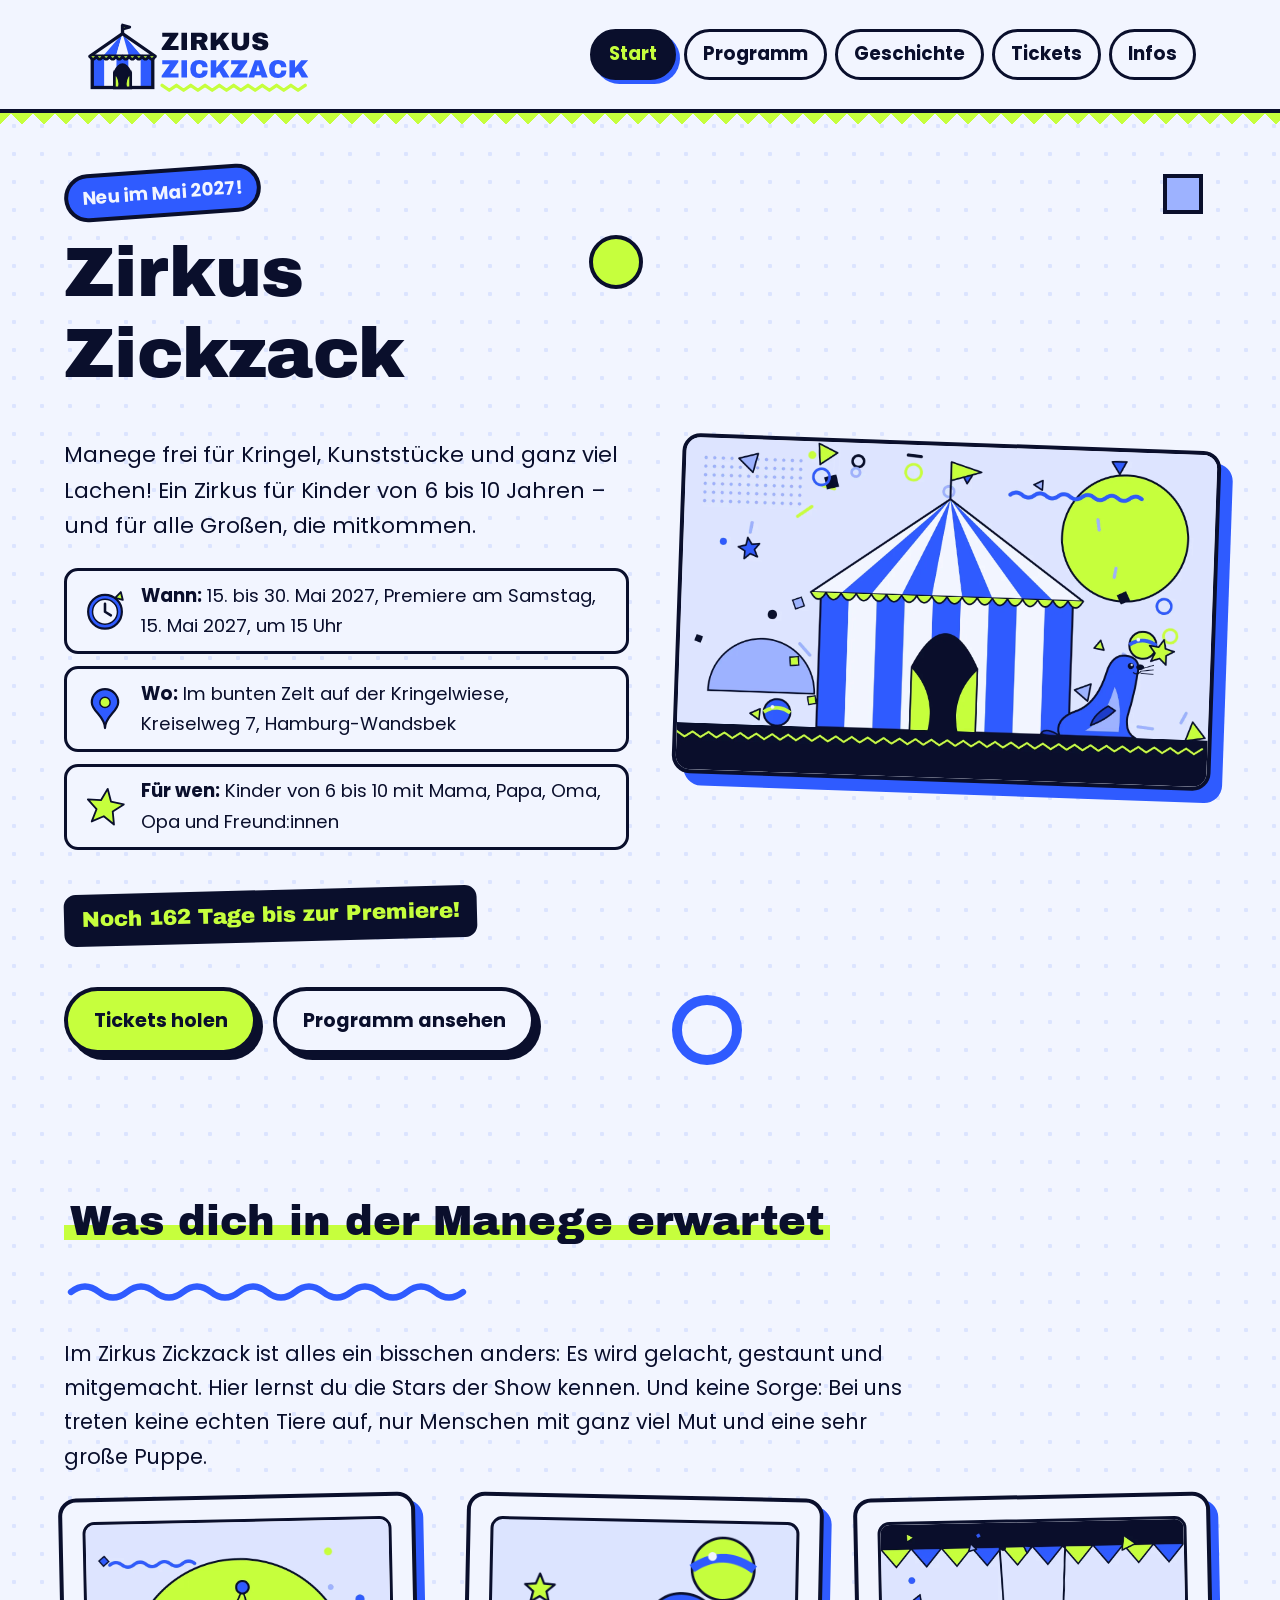
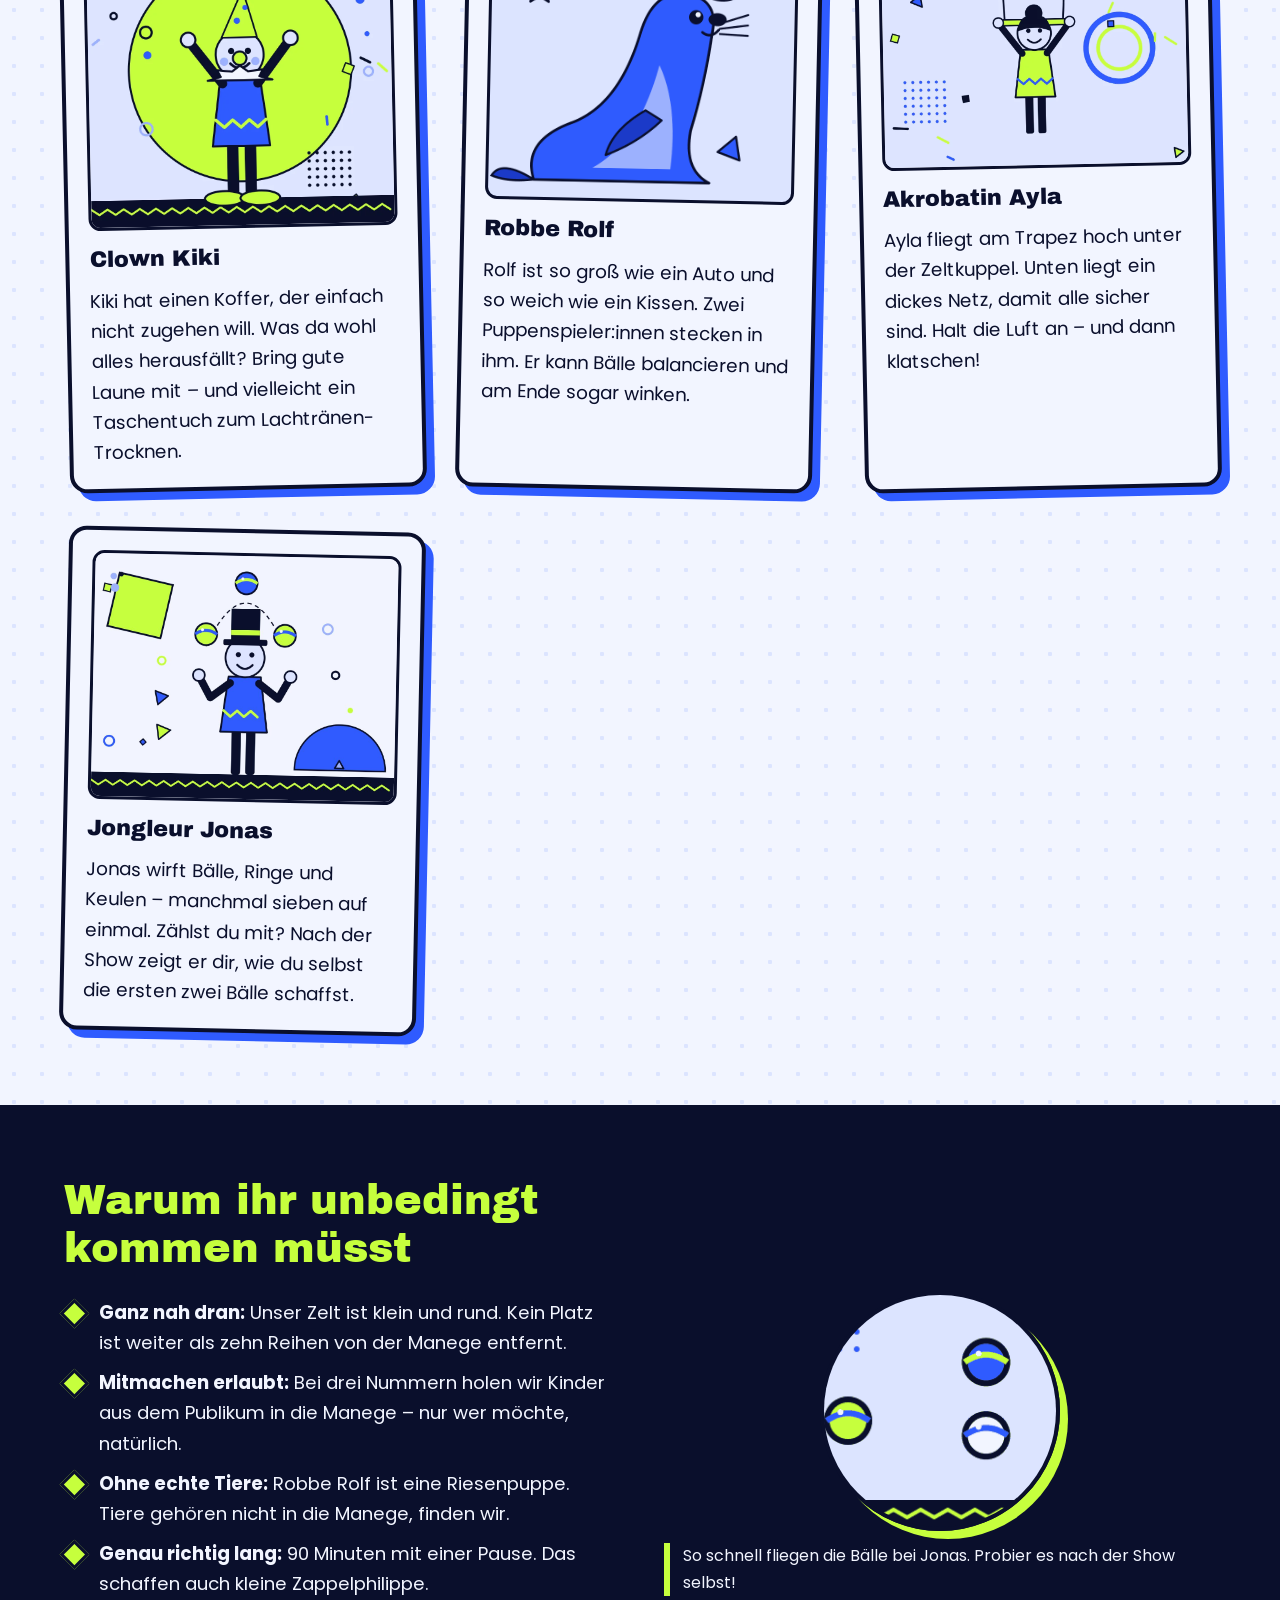
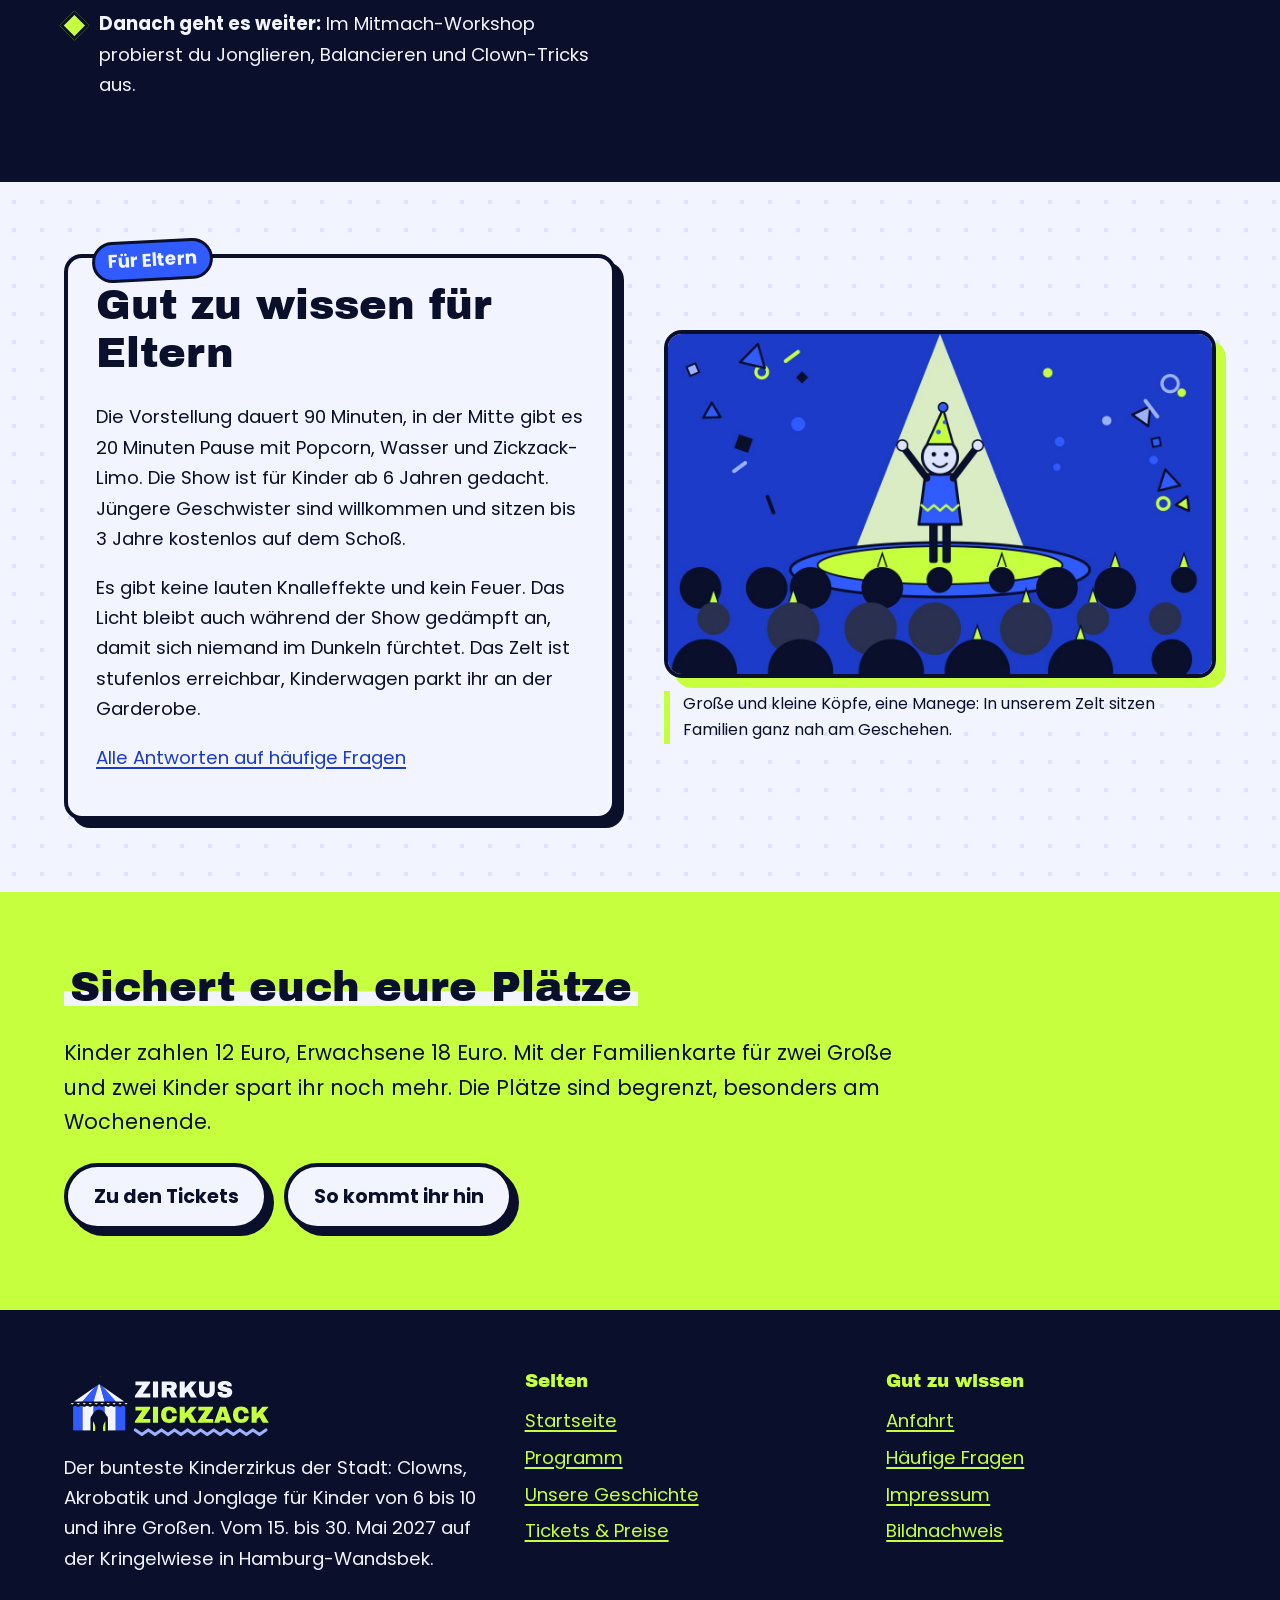
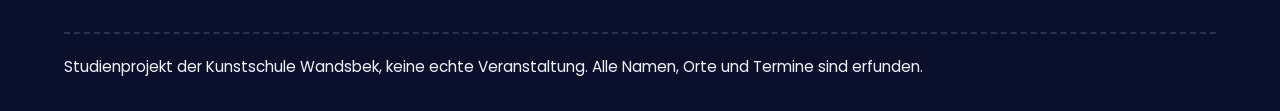
<file: index.html>
<!DOCTYPE html>
<html lang="de">
<head>
  <meta charset="utf-8">
  <meta name="viewport" content="width=device-width, initial-scale=1">
  <title>Zirkus Zickzack 2027 – Kinderzirkus in Hamburg</title>
  <meta name="description" content="Zirkus Zickzack: Clowns, Akrobatik und Jonglage für Kinder von 6 bis 10 und ihre Eltern. 15. bis 30. Mai 2027 in Hamburg-Wandsbek.">
  <link rel="icon" href="favicon.svg" type="image/svg+xml">
  <link rel="icon" href="favicon-32.png" type="image/png" sizes="32x32">
  <link rel="apple-touch-icon" href="apple-touch-icon.png">
  <link rel="stylesheet" href="css/style.css">
  <meta property="og:type" content="website">
  <meta property="og:locale" content="de_DE">
  <meta property="og:title" content="Zirkus Zickzack – der bunteste Kinderzirkus 2027">
  <meta property="og:description" content="Clowns, Akrobatik und Jonglage für Kinder von 6 bis 10 und ihre Eltern. 15. bis 30. Mai 2027 in Hamburg-Wandsbek.">
  <meta property="og:image" content="img/og-bild.jpg">
  <meta property="og:image:width" content="1200">
  <meta property="og:image:height" content="630">
  <meta property="og:image:alt" content="Gestreiftes Zirkuszelt neben dem Schriftzug Zirkus Zickzack">
  <script type="application/ld+json">
{
  "@context": "https://schema.org",
  "@type": "Event",
  "name": "Zirkus Zickzack – Manege frei für Kringel und Kunststücke",
  "description": "Kinderzirkus mit Clowns, Akrobatik und Jonglage für Kinder von 6 bis 10 Jahren und ihre Eltern.",
  "startDate": "2027-05-15T15:00:00+02:00",
  "endDate": "2027-05-30T17:00:00+02:00",
  "eventStatus": "https://schema.org/EventScheduled",
  "eventAttendanceMode": "https://schema.org/OfflineEventAttendanceMode",
  "image": "img/og-bild.jpg",
  "location": {
    "@type": "Place",
    "name": "Zirkuszelt auf der Kringelwiese",
    "address": {
      "@type": "PostalAddress",
      "streetAddress": "Kreiselweg 7",
      "postalCode": "22041",
      "addressLocality": "Hamburg",
      "addressCountry": "DE"
    }
  },
  "organizer": {
    "@type": "Organization",
    "name": "Zirkus Zickzack"
  },
  "offers": {
    "@type": "Offer",
    "price": "12",
    "priceCurrency": "EUR",
    "url": "tickets.html"
  },
  "typicalAgeRange": "6-10"
}
  </script>
</head>
<body>
  <a class="skip-link" href="#inhalt">Zum Inhalt springen</a>

  <header class="kopf">
    <div class="kopf-innen">
      <a class="logo" href="index.html"><img src="img/logo.svg" alt="Zirkus Zickzack – zur Startseite" width="418" height="140"></a>
      <nav class="nav" aria-label="Hauptnavigation">
        <ul>
        <li><a href="index.html" aria-current="page">Start</a></li>
        <li><a href="programm.html">Programm</a></li>
        <li><a href="story.html">Geschichte</a></li>
        <li><a href="tickets.html">Tickets</a></li>
        <li><a href="infos.html">Infos</a></li>
        </ul>
      </nav>
    </div>
  </header>

  <main id="inhalt">

    <section class="hero" aria-labelledby="hero-titel">
      <div class="formen" aria-hidden="true">
        <span class="form-kreis"></span><span class="form-dreieck"></span><span class="form-quadrat"></span><span class="form-ring"></span>
      </div>
      <div class="bereich-innen zwei-spalten">
        <div class="hero-text">
          <p class="hero-sticker">Neu im Mai 2027!</p>
          <h1 id="hero-titel">Zirkus Zickzack</h1>
          <p class="unterzeile">Manege frei für Kringel, Kunststücke und ganz viel Lachen! Ein Zirkus für Kinder von 6 bis 10 Jahren – und für alle Großen, die mitkommen.</p>
          <ul class="fakten">
            <li><img src="img/icon-uhr.svg" alt="" width="120" height="120"><span><strong>Wann:</strong> 15. bis 30. Mai 2027, Premiere am <time datetime="2027-05-15T15:00">Samstag, 15. Mai 2027, um 15 Uhr</time></span></li>
            <li><img src="img/icon-ort.svg" alt="" width="120" height="120"><span><strong>Wo:</strong> Im bunten Zelt auf der Kringelwiese, Kreiselweg 7, Hamburg-Wandsbek</span></li>
            <li><img src="img/icon-stern.svg" alt="" width="120" height="120"><span><strong>Für wen:</strong> Kinder von 6 bis 10 mit Mama, Papa, Oma, Opa und Freund:innen</span></li>
          </ul>
          <p id="countdown" class="countdown" data-ziel="2027-05-15T15:00:00+02:00">Premiere am 15. Mai 2027</p>
          <div class="knopf-reihe">
            <a class="knopf" href="tickets.html">Tickets holen</a>
            <a class="knopf knopf--hell" href="programm.html">Programm ansehen</a>
          </div>
        </div>
        <img src="img/hero-zelt.webp" alt="Ein blau-weiß gestreiftes Zirkuszelt mit gelbgrüner Fahne, daneben eine blaue Robbe mit Ball, rundherum bunte Dreiecke, Kreise und Kringel" width="1600" height="1000" class="hero-bild" fetchpriority="high">
      </div>
    </section>

    <section class="bereich" aria-labelledby="erwartet">
      <div class="bereich-innen">
        <h2 id="erwartet"><span class="markiert">Was dich in der Manege erwartet</span></h2>
        <img src="img/deko-kringel.svg" alt="" width="600" height="60" class="kringel" loading="lazy" decoding="async">
        <p class="einleitung">Im Zirkus Zickzack ist alles ein bisschen anders: Es wird gelacht, gestaunt und mitgemacht. Hier lernst du die Stars der Show kennen. Und keine Sorge: Bei uns treten keine echten Tiere auf, nur Menschen mit ganz viel Mut und eine sehr große Puppe.</p>
        <div class="raster raster--zwei">
          <article class="karte">
            <img src="img/clown-kiki.webp" alt="Clown Kiki mit spitzem Hut, gelbgrüner Nase und riesigen Schuhen reißt die Arme hoch" width="900" height="900" loading="lazy" decoding="async">
            <h3>Clown Kiki</h3>
            <p>Kiki hat einen Koffer, der einfach nicht zugehen will. Was da wohl alles herausfällt? Bring gute Laune mit – und vielleicht ein Taschentuch zum Lachtränen-Trocknen.</p>
          </article>
          <article class="karte">
            <img src="img/robbe-rolf.png" alt="Robbe Rolf, eine große blaue Puppe, balanciert einen gelbgrünen Ball auf der Nase" width="700" height="640" loading="lazy" decoding="async">
            <h3>Robbe Rolf</h3>
            <p>Rolf ist so groß wie ein Auto und so weich wie ein Kissen. Zwei Puppenspieler:innen stecken in ihm. Er kann Bälle balancieren und am Ende sogar winken.</p>
          </article>
          <article class="karte">
            <img src="img/akrobatin-trapez.webp" alt="Akrobatin Ayla hängt an einem Trapez unter der gezackten Zeltkuppel" width="1000" height="800" loading="lazy" decoding="async">
            <h3>Akrobatin Ayla</h3>
            <p>Ayla fliegt am Trapez hoch unter der Zeltkuppel. Unten liegt ein dickes Netz, damit alle sicher sind. Halt die Luft an – und dann klatschen!</p>
          </article>
          <article class="karte">
            <img src="img/jongleur-jonas.jpg" alt="Jongleur Jonas mit Zylinder wirft drei bunte Bälle in die Luft" width="1000" height="800" loading="lazy" decoding="async">
            <h3>Jongleur Jonas</h3>
            <p>Jonas wirft Bälle, Ringe und Keulen – manchmal sieben auf einmal. Zählst du mit? Nach der Show zeigt er dir, wie du selbst die ersten zwei Bälle schaffst.</p>
          </article>
        </div>
      </div>
    </section>

    <section class="bereich bereich--dunkel" aria-labelledby="warum">
      <div class="bereich-innen zwei-spalten">
        <div>
          <h2 id="warum">Warum ihr unbedingt kommen müsst</h2>
          <ul class="haken-liste">
            <li><strong>Ganz nah dran:</strong> Unser Zelt ist klein und rund. Kein Platz ist weiter als zehn Reihen von der Manege entfernt.</li>
            <li><strong>Mitmachen erlaubt:</strong> Bei drei Nummern holen wir Kinder aus dem Publikum in die Manege – nur wer möchte, natürlich.</li>
            <li><strong>Ohne echte Tiere:</strong> Robbe Rolf ist eine Riesenpuppe. Tiere gehören nicht in die Manege, finden wir.</li>
            <li><strong>Genau richtig lang:</strong> 90 Minuten mit einer Pause. Das schaffen auch kleine Zappelphilippe.</li>
            <li><strong>Danach geht es weiter:</strong> Im Mitmach-Workshop probierst du Jonglieren, Balancieren und Clown-Tricks aus.</li>
          </ul>
        </div>
        <figure>
          <img src="img/jonglier-baelle.gif" alt="Animation: drei bunte Bälle fliegen im Kreis wie beim Jonglieren" width="320" height="240" class="gif-rahmen" loading="lazy" decoding="async">
          <figcaption>So schnell fliegen die Bälle bei Jonas. Probier es nach der Show selbst!</figcaption>
        </figure>
      </div>
    </section>

    <section class="bereich" aria-labelledby="eltern">
      <div class="bereich-innen zwei-spalten">
        <div class="eltern-box">
          <h2 id="eltern">Gut zu wissen für Eltern</h2>
          <p>Die Vorstellung dauert 90 Minuten, in der Mitte gibt es 20 Minuten Pause mit Popcorn, Wasser und Zickzack-Limo. Die Show ist für Kinder ab 6 Jahren gedacht. Jüngere Geschwister sind willkommen und sitzen bis 3 Jahre kostenlos auf dem Schoß.</p>
          <p>Es gibt keine lauten Knalleffekte und kein Feuer. Das Licht bleibt auch während der Show gedämpft an, damit sich niemand im Dunkeln fürchtet. Das Zelt ist stufenlos erreichbar, Kinderwagen parkt ihr an der Garderobe.</p>
          <p><a href="infos.html#faq">Alle Antworten auf häufige Fragen</a></p>
        </div>
        <figure>
          <img src="img/familien-publikum.jpg" alt="Blick von hinten über die Köpfe von Kindern und Eltern auf die beleuchtete Manege mit einem Clown" width="1200" height="750" class="bild-rahmen" loading="lazy" decoding="async">
          <figcaption>Große und kleine Köpfe, eine Manege: In unserem Zelt sitzen Familien ganz nah am Geschehen.</figcaption>
        </figure>
      </div>
    </section>

    <section class="bereich bereich--limette" aria-labelledby="plaetze">
      <div class="bereich-innen">
        <h2 id="plaetze"><span class="markiert">Sichert euch eure Plätze</span></h2>
        <p class="einleitung">Kinder zahlen 12 Euro, Erwachsene 18 Euro. Mit der Familienkarte für zwei Große und zwei Kinder spart ihr noch mehr. Die Plätze sind begrenzt, besonders am Wochenende.</p>
        <div class="knopf-reihe">
          <a class="knopf knopf--hell" href="tickets.html">Zu den Tickets</a>
          <a class="knopf knopf--hell" href="infos.html#anfahrt">So kommt ihr hin</a>
        </div>
      </div>
    </section>

  </main>

  <footer class="fuss">
    <div class="fuss-innen">
      <div>
        <img src="img/logo-hell.svg" alt="Zirkus Zickzack" width="418" height="140" loading="lazy" decoding="async">
        <p>Der bunteste Kinderzirkus der Stadt: Clowns, Akrobatik und Jonglage für Kinder von 6 bis 10 und ihre Großen. Vom 15. bis 30. Mai 2027 auf der Kringelwiese in Hamburg-Wandsbek.</p>
      </div>
      <div>
        <p class="fuss-titel">Seiten</p>
        <ul>
          <li><a href="index.html">Startseite</a></li>
          <li><a href="programm.html">Programm</a></li>
          <li><a href="story.html">Unsere Geschichte</a></li>
          <li><a href="tickets.html">Tickets &amp; Preise</a></li>
        </ul>
      </div>
      <div>
        <p class="fuss-titel">Gut zu wissen</p>
        <ul>
          <li><a href="infos.html#anfahrt">Anfahrt</a></li>
          <li><a href="infos.html#faq">Häufige Fragen</a></li>
          <li><a href="infos.html#impressum">Impressum</a></li>
          <li><a href="infos.html#bildnachweis">Bildnachweis</a></li>
        </ul>
      </div>
    </div>
    <p class="fuss-klein">Studienprojekt der Kunstschule Wandsbek, keine echte Veranstaltung. Alle Namen, Orte und Termine sind erfunden.</p>
  </footer>
  <script src="js/countdown.js" defer></script>
</body>
</html>
</file>
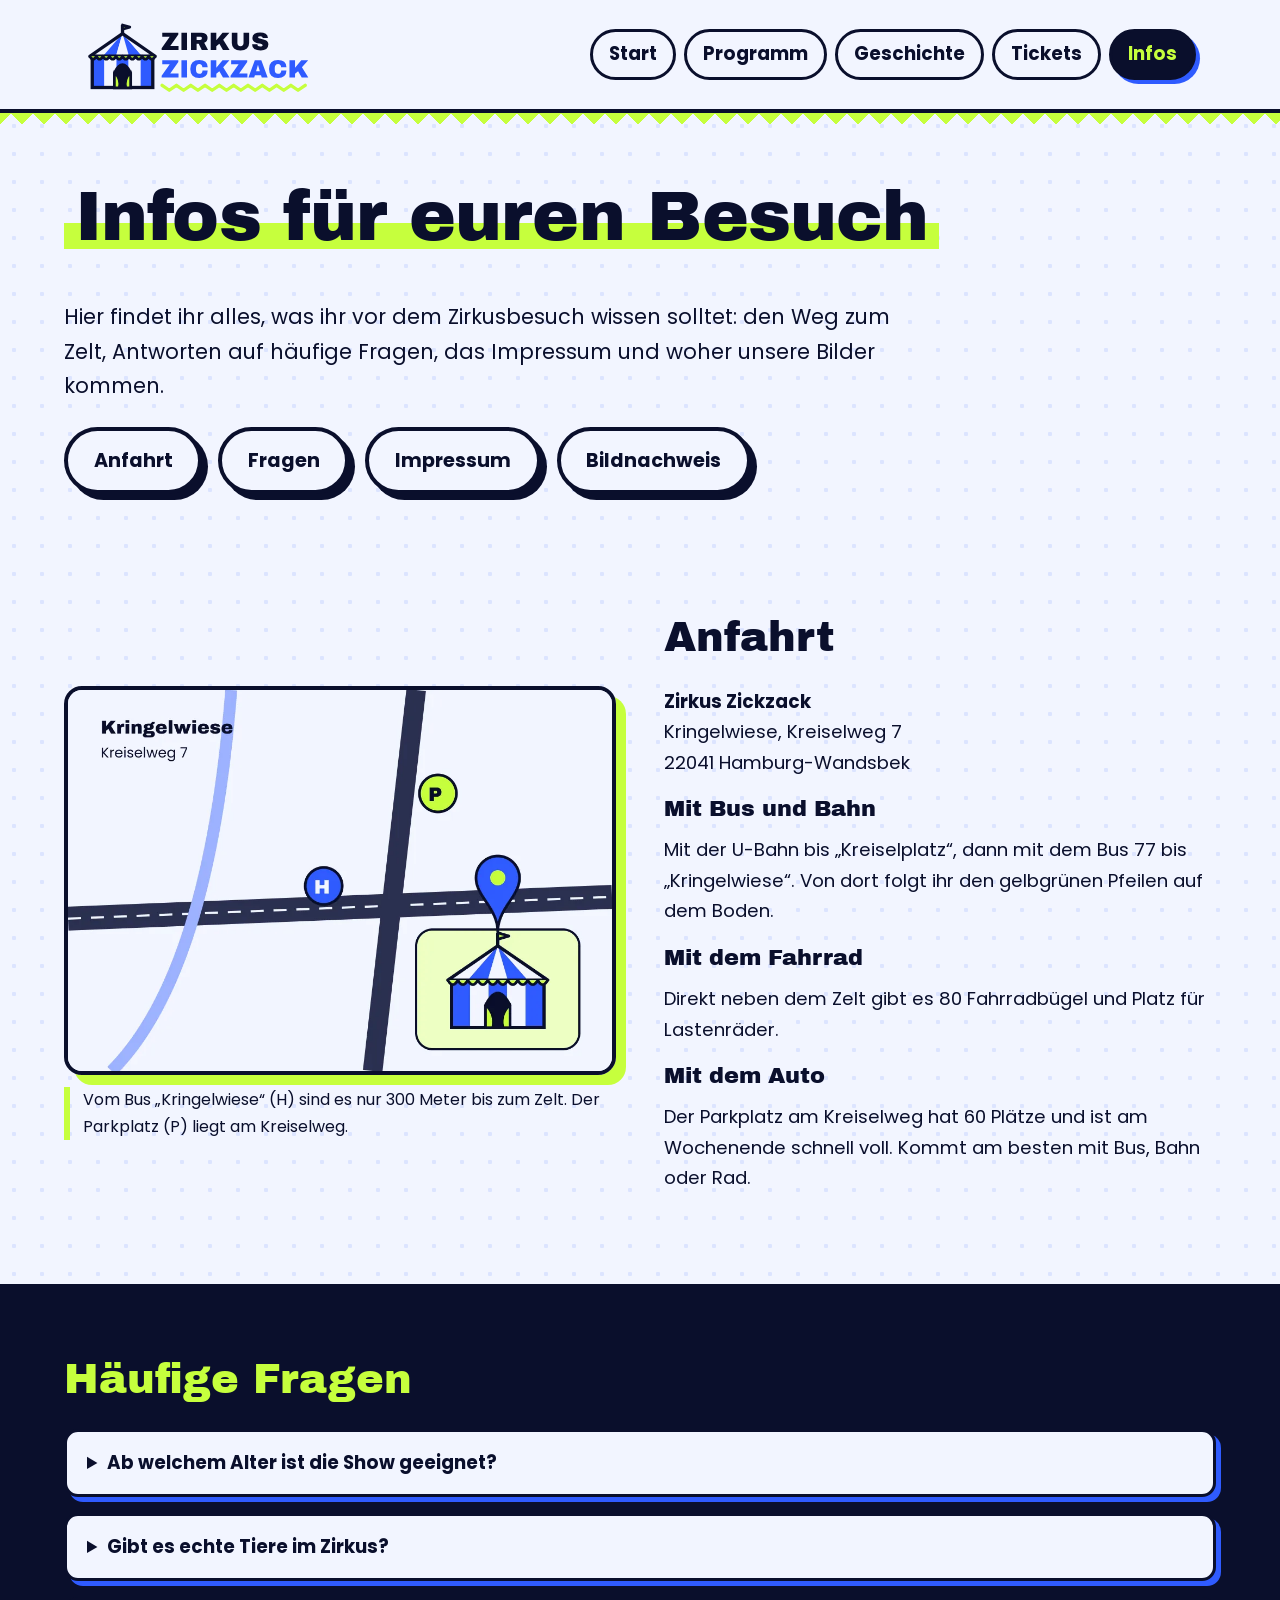
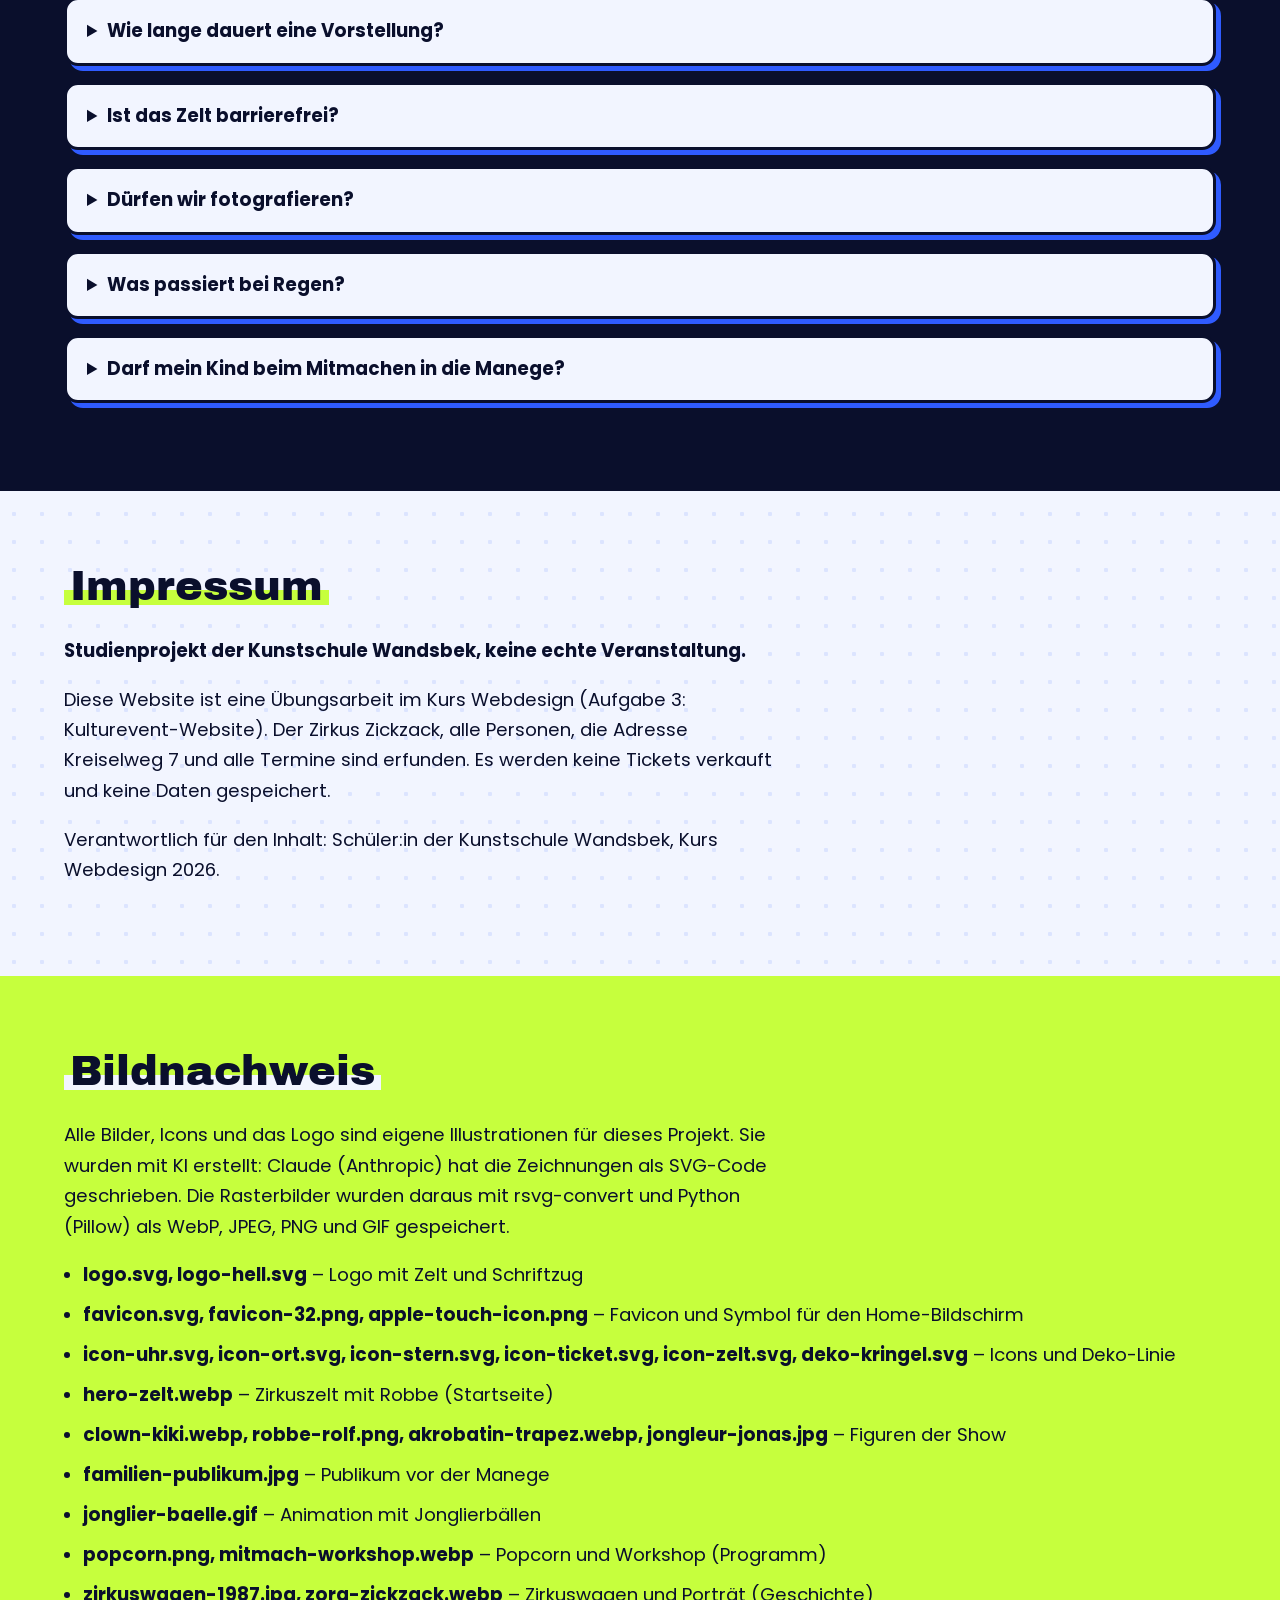
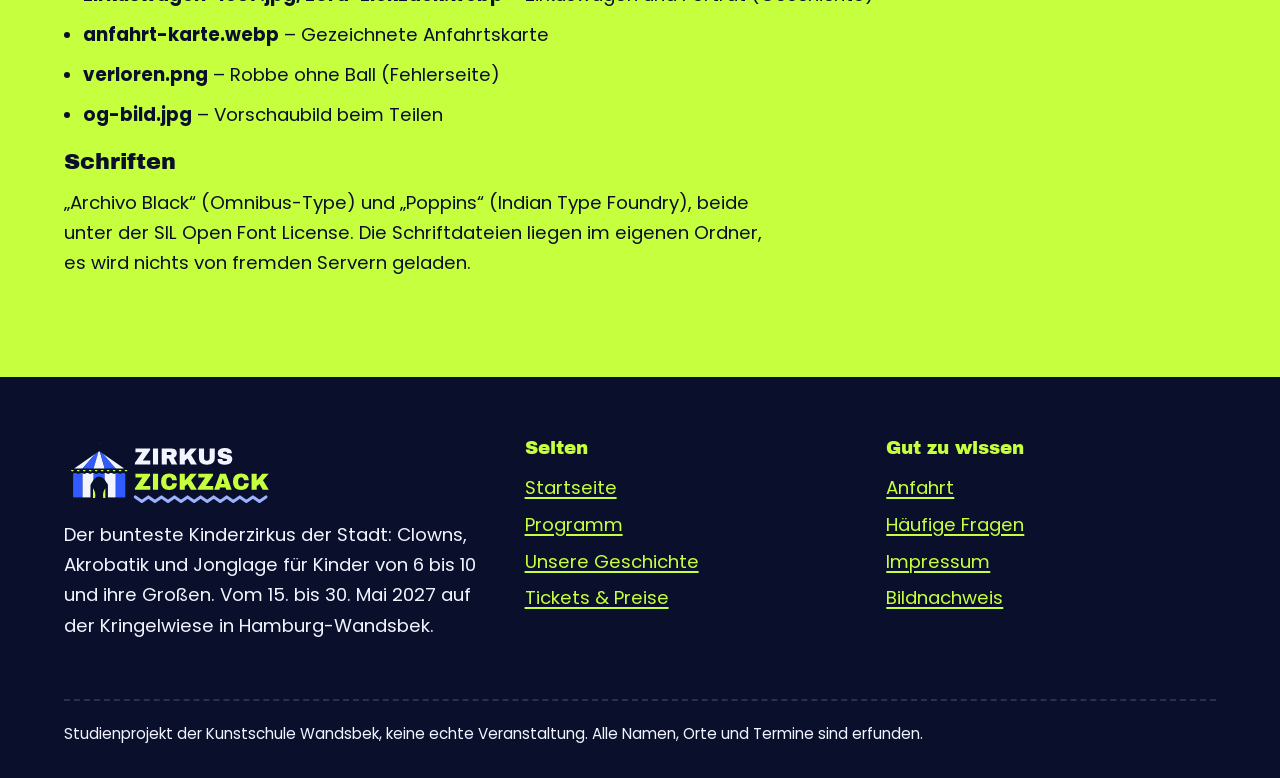
<file: infos.html>
<!DOCTYPE html>
<html lang="de">
<head>
  <meta charset="utf-8">
  <meta name="viewport" content="width=device-width, initial-scale=1">
  <title>Infos – Anfahrt, FAQ & Impressum | Zirkus Zickzack</title>
  <meta name="description" content="Anfahrt zum Zirkuszelt auf der Kringelwiese, Antworten auf häufige Fragen von Eltern, Impressum und Bildnachweis des Zirkus Zickzack.">
  <link rel="icon" href="favicon.svg" type="image/svg+xml">
  <link rel="icon" href="favicon-32.png" type="image/png" sizes="32x32">
  <link rel="apple-touch-icon" href="apple-touch-icon.png">
  <link rel="stylesheet" href="css/style.css">
</head>
<body>
  <a class="skip-link" href="#inhalt">Zum Inhalt springen</a>

  <header class="kopf">
    <div class="kopf-innen">
      <a class="logo" href="index.html"><img src="img/logo.svg" alt="Zirkus Zickzack – zur Startseite" width="418" height="140"></a>
      <nav class="nav" aria-label="Hauptnavigation">
        <ul>
        <li><a href="index.html">Start</a></li>
        <li><a href="programm.html">Programm</a></li>
        <li><a href="story.html">Geschichte</a></li>
        <li><a href="tickets.html">Tickets</a></li>
        <li><a href="infos.html" aria-current="page">Infos</a></li>
        </ul>
      </nav>
    </div>
  </header>

  <main id="inhalt">

    <section class="seitenkopf" aria-labelledby="titel">
      <div class="bereich-innen">
        <h1 id="titel"><span class="markiert">Infos für euren Besuch</span></h1>
        <p>Hier findet ihr alles, was ihr vor dem Zirkusbesuch wissen solltet: den Weg zum Zelt, Antworten auf häufige Fragen, das Impressum und woher unsere Bilder kommen.</p>
        <div class="knopf-reihe">
          <a class="knopf knopf--hell" href="#anfahrt">Anfahrt</a>
          <a class="knopf knopf--hell" href="#faq">Fragen</a>
          <a class="knopf knopf--hell" href="#impressum">Impressum</a>
          <a class="knopf knopf--hell" href="#bildnachweis">Bildnachweis</a>
        </div>
      </div>
    </section>

    <section class="bereich" id="anfahrt" aria-labelledby="anfahrt-titel">
      <div class="bereich-innen zwei-spalten">
        <figure>
          <img src="img/anfahrt-karte.webp" alt="Gezeichnete Karte: Das Zirkuszelt liegt auf der Kringelwiese am Kreiselweg, links davon die Bushaltestelle, oben ein Parkplatz" width="1000" height="700" class="bild-rahmen" loading="lazy" decoding="async">
          <figcaption>Vom Bus „Kringelwiese“ (H) sind es nur 300 Meter bis zum Zelt. Der Parkplatz (P) liegt am Kreiselweg.</figcaption>
        </figure>
        <div>
          <h2 id="anfahrt-titel">Anfahrt</h2>
          <p><strong>Zirkus Zickzack</strong><br>Kringelwiese, Kreiselweg 7<br>22041 Hamburg-Wandsbek</p>
          <h3>Mit Bus und Bahn</h3>
          <p>Mit der U-Bahn bis „Kreiselplatz“, dann mit dem Bus 77 bis „Kringelwiese“. Von dort folgt ihr den gelbgrünen Pfeilen auf dem Boden.</p>
          <h3>Mit dem Fahrrad</h3>
          <p>Direkt neben dem Zelt gibt es 80 Fahrradbügel und Platz für Lastenräder.</p>
          <h3>Mit dem Auto</h3>
          <p>Der Parkplatz am Kreiselweg hat 60 Plätze und ist am Wochenende schnell voll. Kommt am besten mit Bus, Bahn oder Rad.</p>
        </div>
      </div>
    </section>

    <section class="bereich bereich--dunkel" id="faq" aria-labelledby="faq-titel">
      <div class="bereich-innen">
        <h2 id="faq-titel">Häufige Fragen</h2>
          <details>
            <summary>Ab welchem Alter ist die Show geeignet?</summary>
            <p>Die Show ist für Kinder von 6 bis 10 Jahren gemacht. Jüngere Kinder dürfen mitkommen, wenn sie 90 Minuten mit Pause gut sitzen können. Es gibt keine lauten Knalle und keine dunklen Momente.</p>
          </details>
          <details>
            <summary>Gibt es echte Tiere im Zirkus?</summary>
            <p>Nein. Bei uns treten nur Menschen auf – und Robbe Rolf, eine große Puppe aus Schaumstoff. Zwei Puppenspieler:innen bewegen sie von innen.</p>
          </details>
          <details>
            <summary>Wie lange dauert eine Vorstellung?</summary>
            <p>Die Show dauert 90 Minuten, inklusive 20 Minuten Pause. Danach könnt ihr noch 30 Minuten beim Mitmach-Workshop bleiben.</p>
          </details>
          <details>
            <summary>Ist das Zelt barrierefrei?</summary>
            <p>Ja. Der Weg zum Zelt ist gepflastert und ohne Stufen. Es gibt Rollstuhlplätze in der ersten Reihe und eine barrierefreie Toilette.</p>
          </details>
          <details>
            <summary>Dürfen wir fotografieren?</summary>
            <p>Während der Show bitten wir um Fotos ohne Blitz, damit die Artist:innen nicht geblendet werden. Beim Workshop dürft ihr so viele Fotos machen, wie ihr möchtet.</p>
          </details>
          <details>
            <summary>Was passiert bei Regen?</summary>
            <p>Die Vorstellung findet im Zelt statt, Regen ist also kein Problem. Nur bei Sturm müssen wir absagen. Dann bekommt ihr euer Geld zurück.</p>
          </details>
          <details>
            <summary>Darf mein Kind beim Mitmachen in die Manege?</summary>
            <p>Ja, wenn es möchte. Die Artist:innen fragen vorher und niemand wird überredet. Eltern dürfen gern mitkommen.</p>
          </details>
      </div>
    </section>

    <section class="bereich" id="impressum" aria-labelledby="impressum-titel">
      <div class="bereich-innen">
        <h2 id="impressum-titel"><span class="markiert">Impressum</span></h2>
        <p><strong>Studienprojekt der Kunstschule Wandsbek, keine echte Veranstaltung.</strong></p>
        <p>Diese Website ist eine Übungsarbeit im Kurs Webdesign (Aufgabe 3: Kulturevent-Website). Der Zirkus Zickzack, alle Personen, die Adresse Kreiselweg 7 und alle Termine sind erfunden. Es werden keine Tickets verkauft und keine Daten gespeichert.</p>
        <p>Verantwortlich für den Inhalt: Schüler:in der Kunstschule Wandsbek, Kurs Webdesign 2026.</p>
      </div>
    </section>

    <section class="bereich bereich--limette" id="bildnachweis" aria-labelledby="bild-titel">
      <div class="bereich-innen">
        <h2 id="bild-titel"><span class="markiert">Bildnachweis</span></h2>
        <p>Alle Bilder, Icons und das Logo sind eigene Illustrationen für dieses Projekt. Sie wurden mit KI erstellt: Claude (Anthropic) hat die Zeichnungen als SVG-Code geschrieben. Die Rasterbilder wurden daraus mit rsvg-convert und Python (Pillow) als WebP, JPEG, PNG und GIF gespeichert.</p>
        <ul class="nachweis">
            <li><strong>logo.svg, logo-hell.svg</strong> – Logo mit Zelt und Schriftzug</li>
            <li><strong>favicon.svg, favicon-32.png, apple-touch-icon.png</strong> – Favicon und Symbol für den Home-Bildschirm</li>
            <li><strong>icon-uhr.svg, icon-ort.svg, icon-stern.svg, icon-ticket.svg, icon-zelt.svg, deko-kringel.svg</strong> – Icons und Deko-Linie</li>
            <li><strong>hero-zelt.webp</strong> – Zirkuszelt mit Robbe (Startseite)</li>
            <li><strong>clown-kiki.webp, robbe-rolf.png, akrobatin-trapez.webp, jongleur-jonas.jpg</strong> – Figuren der Show</li>
            <li><strong>familien-publikum.jpg</strong> – Publikum vor der Manege</li>
            <li><strong>jonglier-baelle.gif</strong> – Animation mit Jonglierbällen</li>
            <li><strong>popcorn.png, mitmach-workshop.webp</strong> – Popcorn und Workshop (Programm)</li>
            <li><strong>zirkuswagen-1987.jpg, zora-zickzack.webp</strong> – Zirkuswagen und Porträt (Geschichte)</li>
            <li><strong>anfahrt-karte.webp</strong> – Gezeichnete Anfahrtskarte</li>
            <li><strong>verloren.png</strong> – Robbe ohne Ball (Fehlerseite)</li>
            <li><strong>og-bild.jpg</strong> – Vorschaubild beim Teilen</li>
        </ul>
        <h3>Schriften</h3>
        <p>„Archivo Black“ (Omnibus-Type) und „Poppins“ (Indian Type Foundry), beide unter der SIL Open Font License. Die Schriftdateien liegen im eigenen Ordner, es wird nichts von fremden Servern geladen.</p>
      </div>
    </section>

  </main>

  <footer class="fuss">
    <div class="fuss-innen">
      <div>
        <img src="img/logo-hell.svg" alt="Zirkus Zickzack" width="418" height="140" loading="lazy" decoding="async">
        <p>Der bunteste Kinderzirkus der Stadt: Clowns, Akrobatik und Jonglage für Kinder von 6 bis 10 und ihre Großen. Vom 15. bis 30. Mai 2027 auf der Kringelwiese in Hamburg-Wandsbek.</p>
      </div>
      <div>
        <p class="fuss-titel">Seiten</p>
        <ul>
          <li><a href="index.html">Startseite</a></li>
          <li><a href="programm.html">Programm</a></li>
          <li><a href="story.html">Unsere Geschichte</a></li>
          <li><a href="tickets.html">Tickets &amp; Preise</a></li>
        </ul>
      </div>
      <div>
        <p class="fuss-titel">Gut zu wissen</p>
        <ul>
          <li><a href="infos.html#anfahrt">Anfahrt</a></li>
          <li><a href="infos.html#faq">Häufige Fragen</a></li>
          <li><a href="infos.html#impressum">Impressum</a></li>
          <li><a href="infos.html#bildnachweis">Bildnachweis</a></li>
        </ul>
      </div>
    </div>
    <p class="fuss-klein">Studienprojekt der Kunstschule Wandsbek, keine echte Veranstaltung. Alle Namen, Orte und Termine sind erfunden.</p>
  </footer>
</body>
</html>
</file>
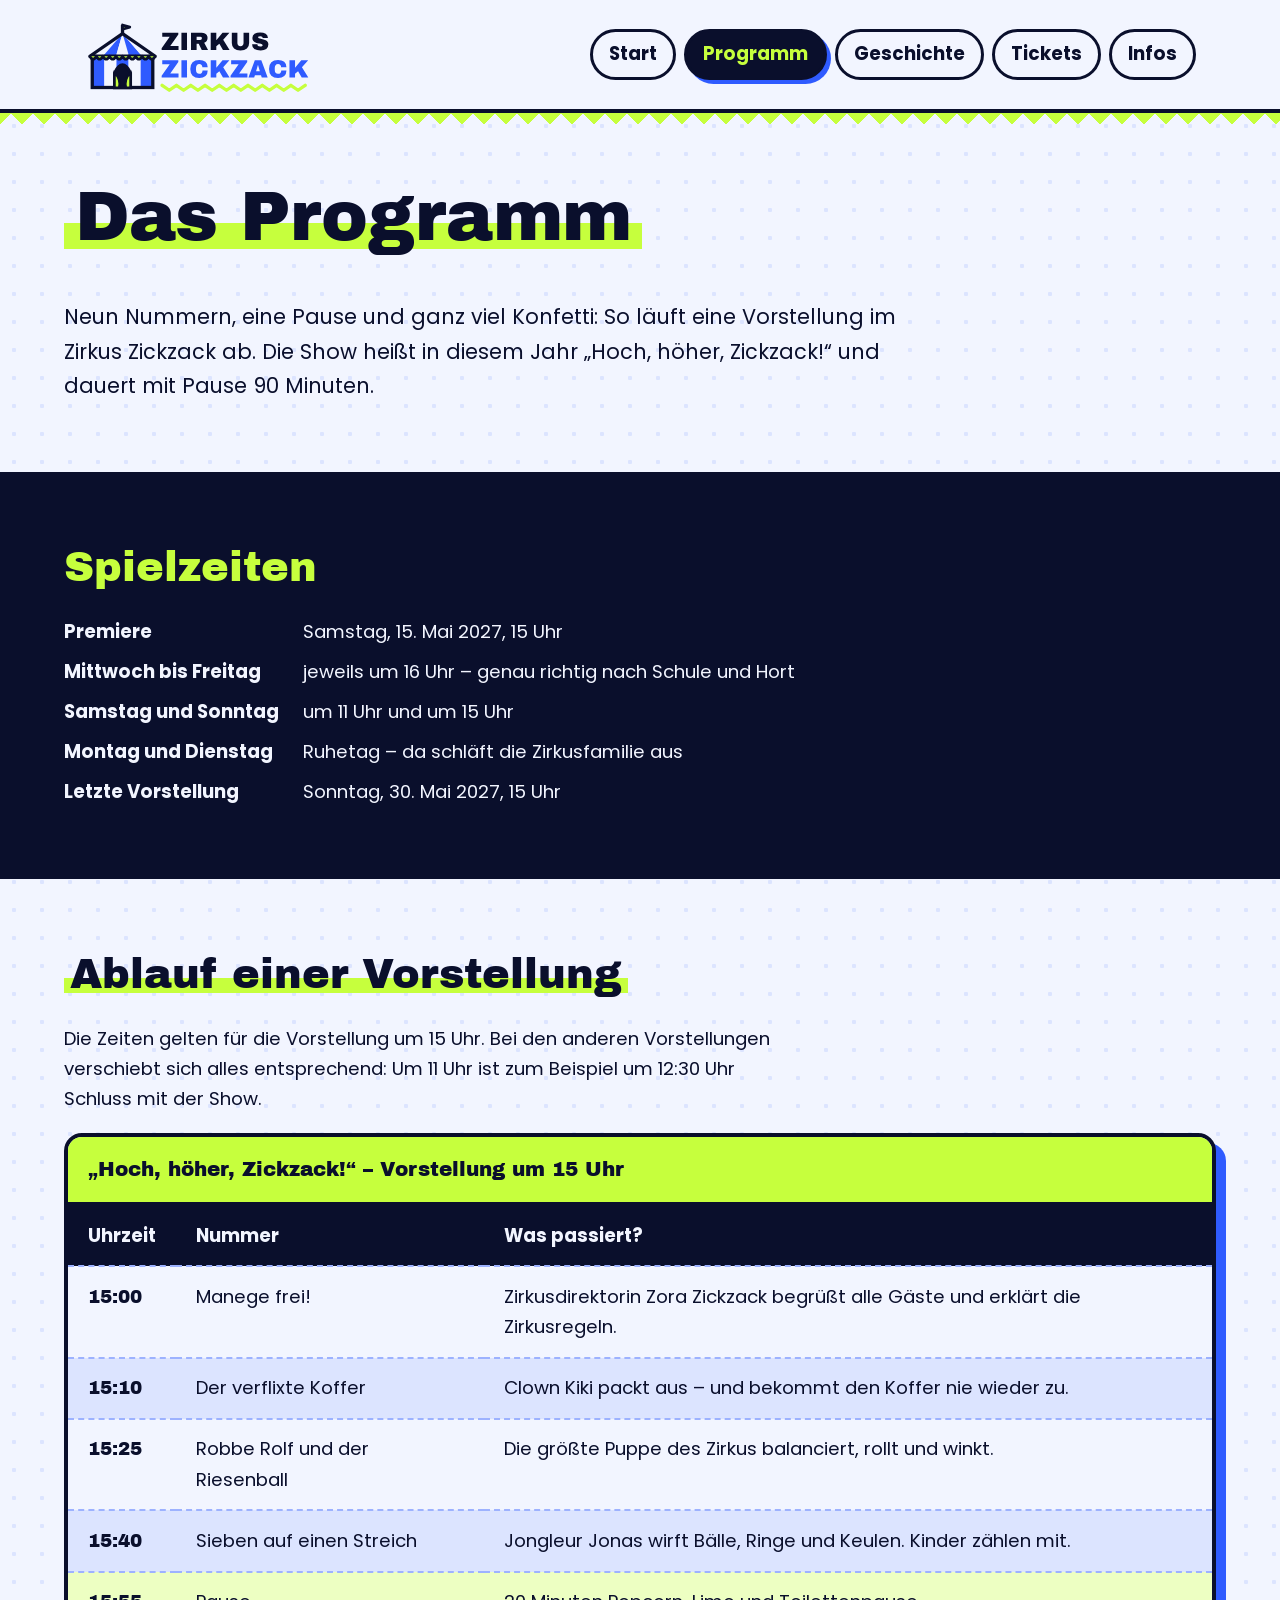
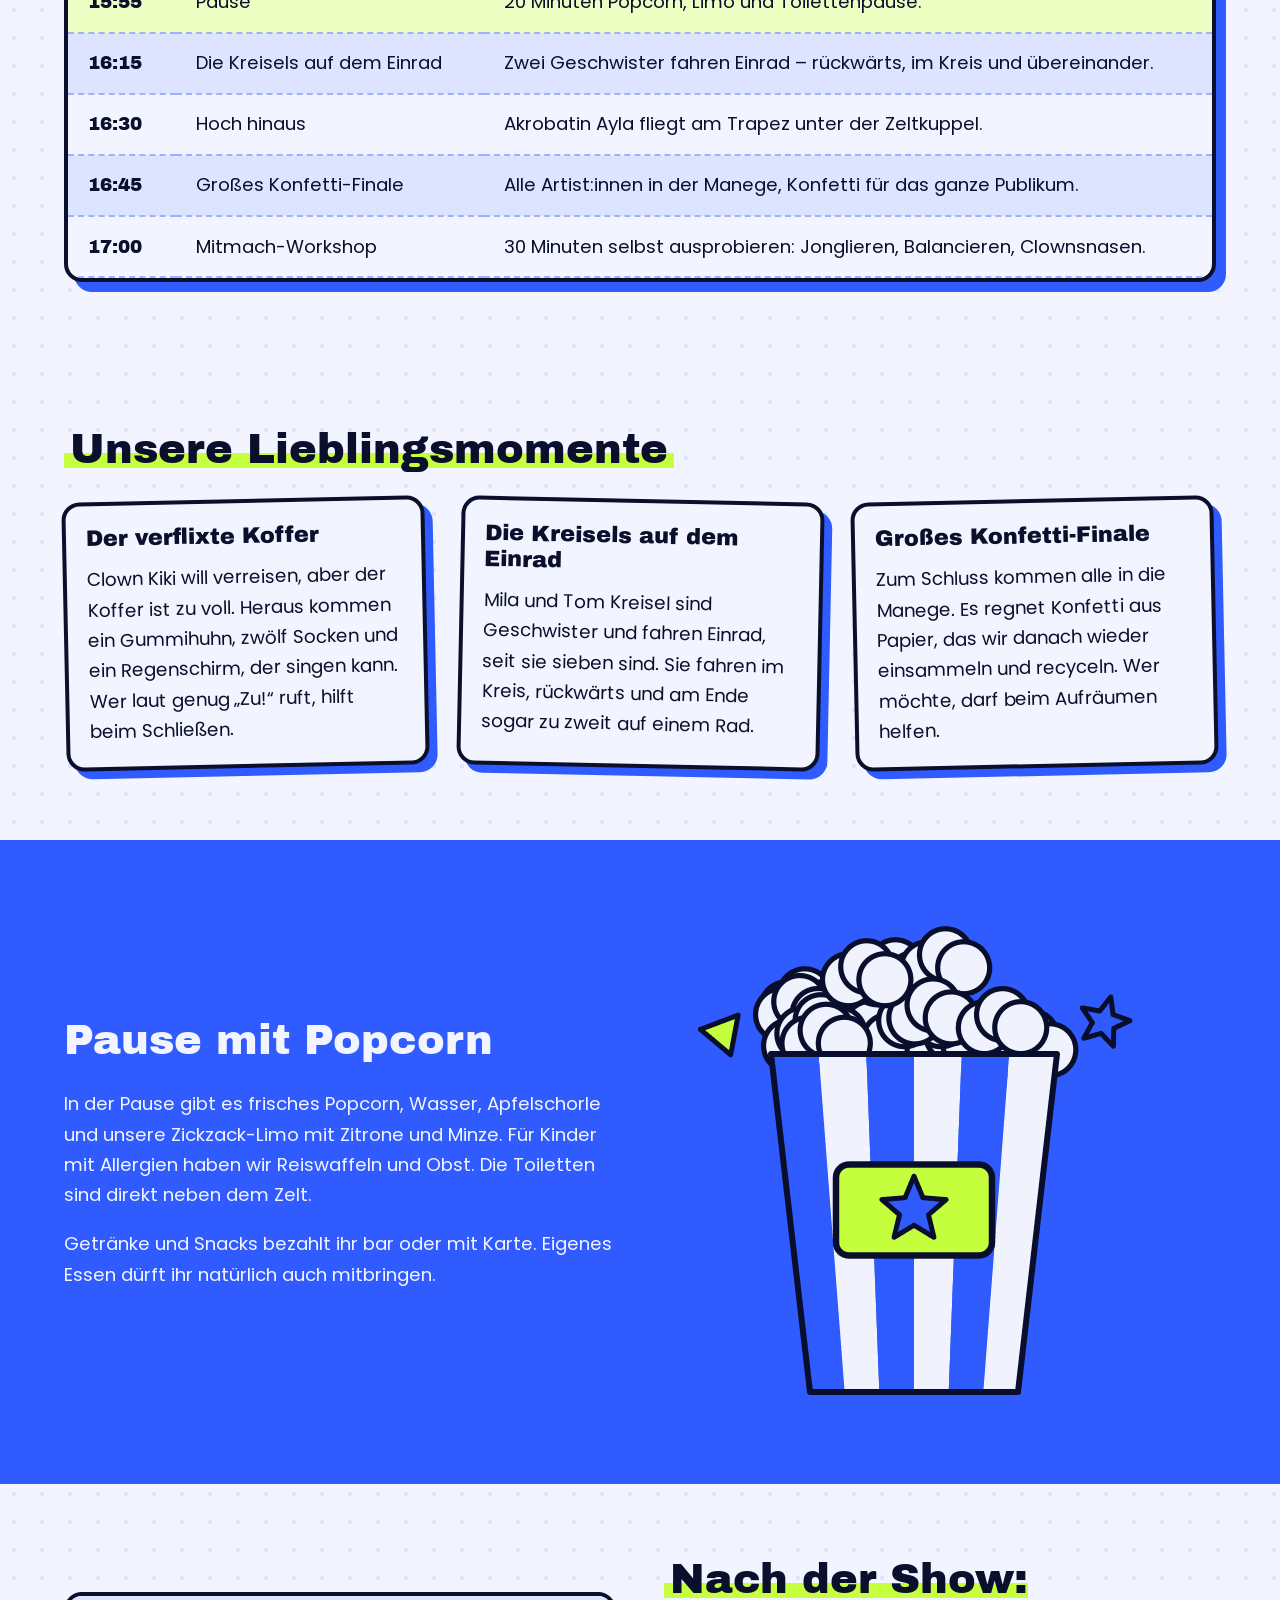
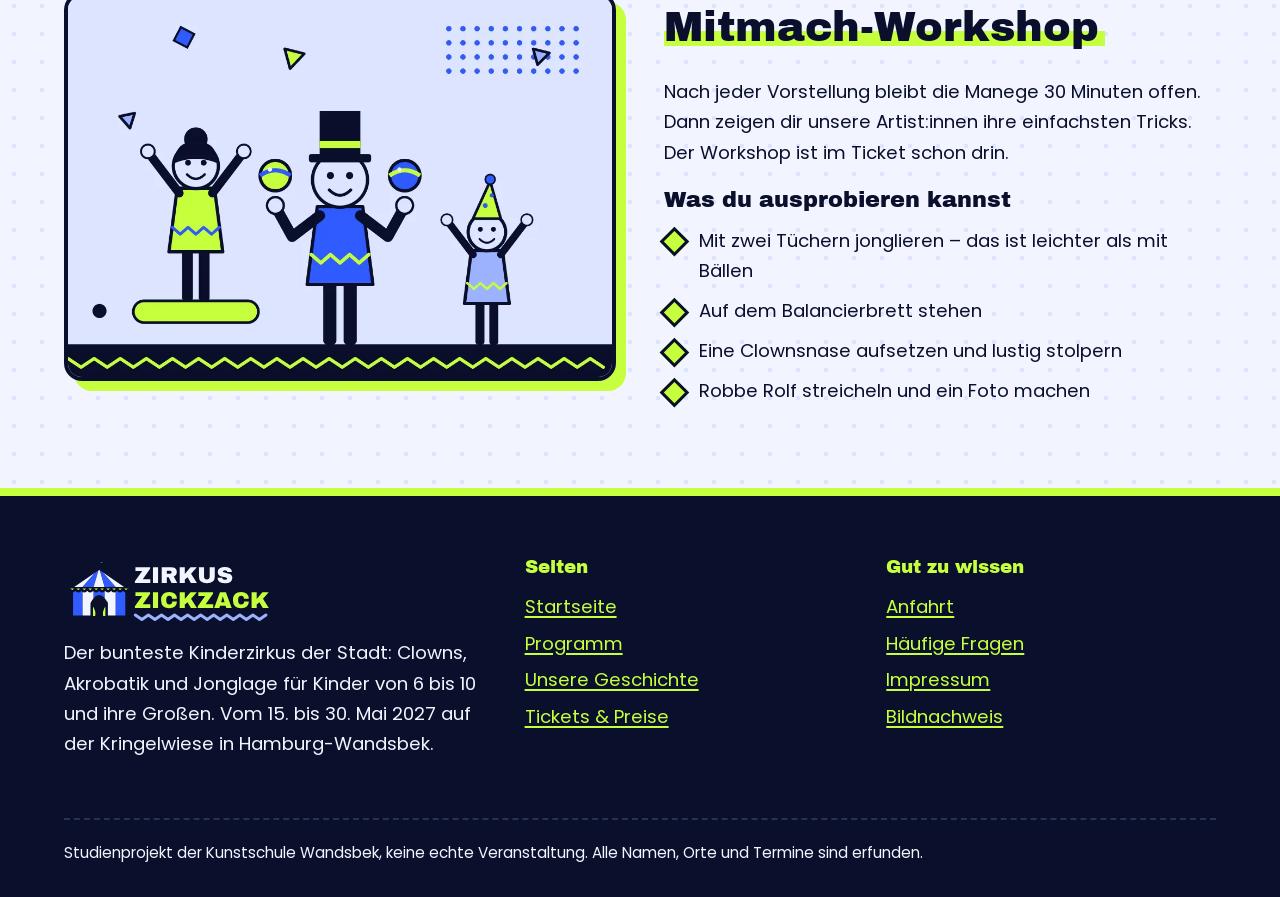
<file: programm.html>
<!DOCTYPE html>
<html lang="de">
<head>
  <meta charset="utf-8">
  <meta name="viewport" content="width=device-width, initial-scale=1">
  <title>Programm & Spielzeiten – Zirkus Zickzack 2027</title>
  <meta name="description" content="Ablauf der Show „Hoch, höher, Zickzack!“: Clowns, Einrad, Trapez und Konfetti-Finale. Alle Spielzeiten vom 15. bis 30. Mai 2027.">
  <link rel="icon" href="favicon.svg" type="image/svg+xml">
  <link rel="icon" href="favicon-32.png" type="image/png" sizes="32x32">
  <link rel="apple-touch-icon" href="apple-touch-icon.png">
  <link rel="stylesheet" href="css/style.css">
</head>
<body>
  <a class="skip-link" href="#inhalt">Zum Inhalt springen</a>

  <header class="kopf">
    <div class="kopf-innen">
      <a class="logo" href="index.html"><img src="img/logo.svg" alt="Zirkus Zickzack – zur Startseite" width="418" height="140"></a>
      <nav class="nav" aria-label="Hauptnavigation">
        <ul>
        <li><a href="index.html">Start</a></li>
        <li><a href="programm.html" aria-current="page">Programm</a></li>
        <li><a href="story.html">Geschichte</a></li>
        <li><a href="tickets.html">Tickets</a></li>
        <li><a href="infos.html">Infos</a></li>
        </ul>
      </nav>
    </div>
  </header>

  <main id="inhalt">

    <section class="seitenkopf" aria-labelledby="titel">
      <div class="bereich-innen">
        <h1 id="titel"><span class="markiert">Das Programm</span></h1>
        <p>Neun Nummern, eine Pause und ganz viel Konfetti: So läuft eine Vorstellung im Zirkus Zickzack ab. Die Show heißt in diesem Jahr „Hoch, höher, Zickzack!“ und dauert mit Pause 90 Minuten.</p>
      </div>
    </section>

    <section class="bereich bereich--dunkel" aria-labelledby="spielzeiten">
      <div class="bereich-innen">
        <h2 id="spielzeiten">Spielzeiten</h2>
        <dl class="begriffe">
          <dt>Premiere</dt>
          <dd><time datetime="2027-05-15T15:00">Samstag, 15. Mai 2027, 15 Uhr</time></dd>
          <dt>Mittwoch bis Freitag</dt>
          <dd>jeweils um 16 Uhr – genau richtig nach Schule und Hort</dd>
          <dt>Samstag und Sonntag</dt>
          <dd>um 11 Uhr und um 15 Uhr</dd>
          <dt>Montag und Dienstag</dt>
          <dd>Ruhetag – da schläft die Zirkusfamilie aus</dd>
          <dt>Letzte Vorstellung</dt>
          <dd><time datetime="2027-05-30T15:00">Sonntag, 30. Mai 2027, 15 Uhr</time></dd>
        </dl>
      </div>
    </section>

    <section class="bereich" aria-labelledby="ablauf">
      <div class="bereich-innen">
        <h2 id="ablauf"><span class="markiert">Ablauf einer Vorstellung</span></h2>
        <p>Die Zeiten gelten für die Vorstellung um 15 Uhr. Bei den anderen Vorstellungen verschiebt sich alles entsprechend: Um 11 Uhr ist zum Beispiel um 12:30 Uhr Schluss mit der Show.</p>
        <div class="tabelle-huelle">
          <table>
            <caption>„Hoch, höher, Zickzack!“ – Vorstellung um 15 Uhr</caption>
            <thead>
              <tr><th scope="col">Uhrzeit</th><th scope="col">Nummer</th><th scope="col">Was passiert?</th></tr>
            </thead>
            <tbody>
              <tr><th scope="row"><time datetime="15:00">15:00</time></th><td>Manege frei!</td><td>Zirkusdirektorin Zora Zickzack begrüßt alle Gäste und erklärt die Zirkusregeln.</td></tr>
              <tr><th scope="row"><time datetime="15:10">15:10</time></th><td>Der verflixte Koffer</td><td>Clown Kiki packt aus – und bekommt den Koffer nie wieder zu.</td></tr>
              <tr><th scope="row"><time datetime="15:25">15:25</time></th><td>Robbe Rolf und der Riesenball</td><td>Die größte Puppe des Zirkus balanciert, rollt und winkt.</td></tr>
              <tr><th scope="row"><time datetime="15:40">15:40</time></th><td>Sieben auf einen Streich</td><td>Jongleur Jonas wirft Bälle, Ringe und Keulen. Kinder zählen mit.</td></tr>
              <tr class="pause-zeile"><th scope="row"><time datetime="15:55">15:55</time></th><td>Pause</td><td>20 Minuten Popcorn, Limo und Toilettenpause.</td></tr>
              <tr><th scope="row"><time datetime="16:15">16:15</time></th><td>Die Kreisels auf dem Einrad</td><td>Zwei Geschwister fahren Einrad – rückwärts, im Kreis und übereinander.</td></tr>
              <tr><th scope="row"><time datetime="16:30">16:30</time></th><td>Hoch hinaus</td><td>Akrobatin Ayla fliegt am Trapez unter der Zeltkuppel.</td></tr>
              <tr><th scope="row"><time datetime="16:45">16:45</time></th><td>Großes Konfetti-Finale</td><td>Alle Artist:innen in der Manege, Konfetti für das ganze Publikum.</td></tr>
              <tr><th scope="row"><time datetime="17:00">17:00</time></th><td>Mitmach-Workshop</td><td>30 Minuten selbst ausprobieren: Jonglieren, Balancieren, Clownsnasen.</td></tr>
            </tbody>
          </table>
        </div>
      </div>
    </section>

    <section class="bereich" aria-labelledby="highlights">
      <div class="bereich-innen">
        <h2 id="highlights"><span class="markiert">Unsere Lieblingsmomente</span></h2>
        <div class="raster">
          <article class="karte">
            <h3>Der verflixte Koffer</h3>
            <p>Clown Kiki will verreisen, aber der Koffer ist zu voll. Heraus kommen ein Gummihuhn, zwölf Socken und ein Regenschirm, der singen kann. Wer laut genug „Zu!“ ruft, hilft beim Schließen.</p>
          </article>
          <article class="karte">
            <h3>Die Kreisels auf dem Einrad</h3>
            <p>Mila und Tom Kreisel sind Geschwister und fahren Einrad, seit sie sieben sind. Sie fahren im Kreis, rückwärts und am Ende sogar zu zweit auf einem Rad.</p>
          </article>
          <article class="karte">
            <h3>Großes Konfetti-Finale</h3>
            <p>Zum Schluss kommen alle in die Manege. Es regnet Konfetti aus Papier, das wir danach wieder einsammeln und recyceln. Wer möchte, darf beim Aufräumen helfen.</p>
          </article>
        </div>
      </div>
    </section>

    <section class="bereich bereich--blau" aria-labelledby="pause">
      <div class="bereich-innen zwei-spalten">
        <div>
          <h2 id="pause">Pause mit Popcorn</h2>
          <p>In der Pause gibt es frisches Popcorn, Wasser, Apfelschorle und unsere Zickzack-Limo mit Zitrone und Minze. Für Kinder mit Allergien haben wir Reiswaffeln und Obst. Die Toiletten sind direkt neben dem Zelt.</p>
          <p>Getränke und Snacks bezahlt ihr bar oder mit Karte. Eigenes Essen dürft ihr natürlich auch mitbringen.</p>
        </div>
        <img src="img/popcorn.png" alt="Ein blau-weiß gestreifter Popcorn-Becher mit Stern, voll mit Popcorn" width="500" height="500" loading="lazy" decoding="async">
      </div>
    </section>

    <section class="bereich" aria-labelledby="workshop">
      <div class="bereich-innen zwei-spalten">
        <img src="img/mitmach-workshop.webp" alt="Drei Kinder üben Zirkustricks: eines balanciert auf einem Brett, eines jongliert, eines reißt die Arme hoch" width="1000" height="700" class="bild-rahmen" loading="lazy" decoding="async">
        <div>
          <h2 id="workshop"><span class="markiert">Nach der Show: Mitmach-Workshop</span></h2>
          <p>Nach jeder Vorstellung bleibt die Manege 30 Minuten offen. Dann zeigen dir unsere Artist:innen ihre einfachsten Tricks. Der Workshop ist im Ticket schon drin.</p>
          <h3>Was du ausprobieren kannst</h3>
          <ul class="haken-liste">
            <li>Mit zwei Tüchern jonglieren – das ist leichter als mit Bällen</li>
            <li>Auf dem Balancierbrett stehen</li>
            <li>Eine Clownsnase aufsetzen und lustig stolpern</li>
            <li>Robbe Rolf streicheln und ein Foto machen</li>
          </ul>
        </div>
      </div>
    </section>

  </main>

  <footer class="fuss">
    <div class="fuss-innen">
      <div>
        <img src="img/logo-hell.svg" alt="Zirkus Zickzack" width="418" height="140" loading="lazy" decoding="async">
        <p>Der bunteste Kinderzirkus der Stadt: Clowns, Akrobatik und Jonglage für Kinder von 6 bis 10 und ihre Großen. Vom 15. bis 30. Mai 2027 auf der Kringelwiese in Hamburg-Wandsbek.</p>
      </div>
      <div>
        <p class="fuss-titel">Seiten</p>
        <ul>
          <li><a href="index.html">Startseite</a></li>
          <li><a href="programm.html">Programm</a></li>
          <li><a href="story.html">Unsere Geschichte</a></li>
          <li><a href="tickets.html">Tickets &amp; Preise</a></li>
        </ul>
      </div>
      <div>
        <p class="fuss-titel">Gut zu wissen</p>
        <ul>
          <li><a href="infos.html#anfahrt">Anfahrt</a></li>
          <li><a href="infos.html#faq">Häufige Fragen</a></li>
          <li><a href="infos.html#impressum">Impressum</a></li>
          <li><a href="infos.html#bildnachweis">Bildnachweis</a></li>
        </ul>
      </div>
    </div>
    <p class="fuss-klein">Studienprojekt der Kunstschule Wandsbek, keine echte Veranstaltung. Alle Namen, Orte und Termine sind erfunden.</p>
  </footer>
</body>
</html>
</file>
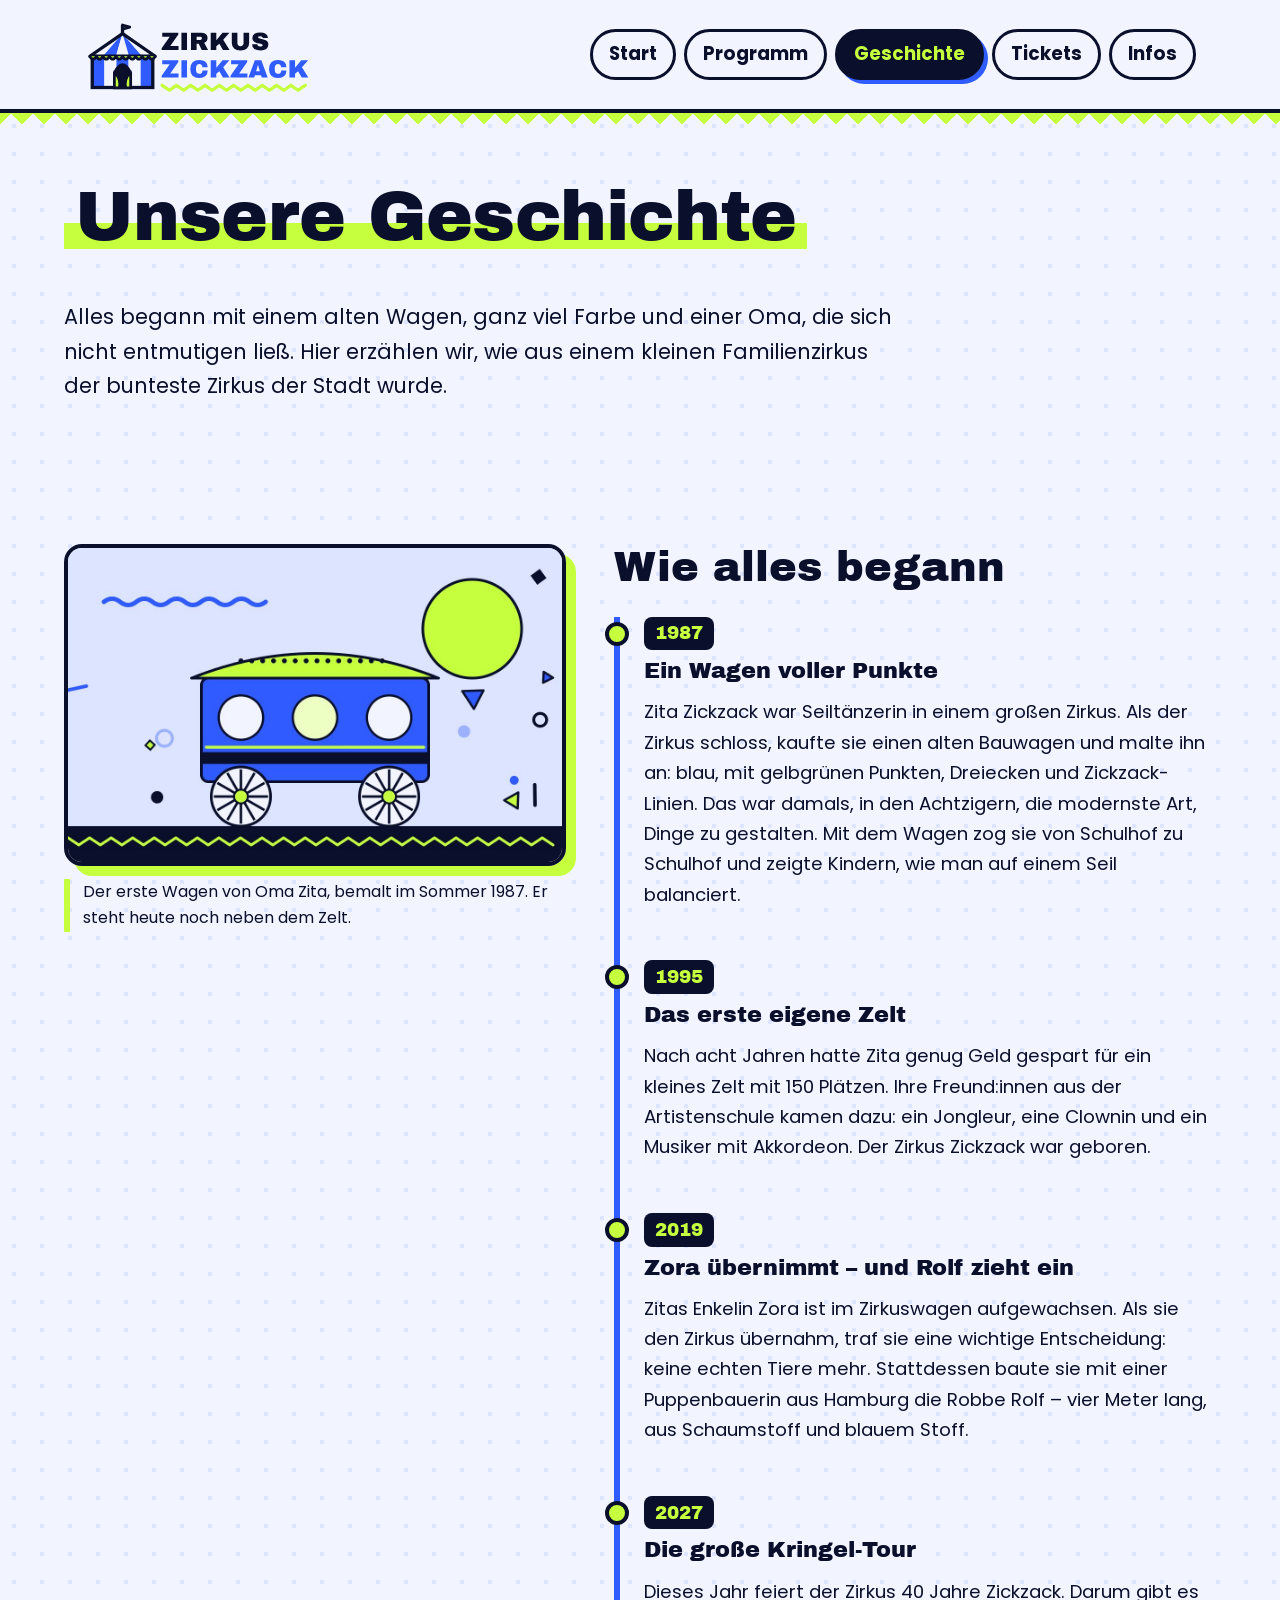
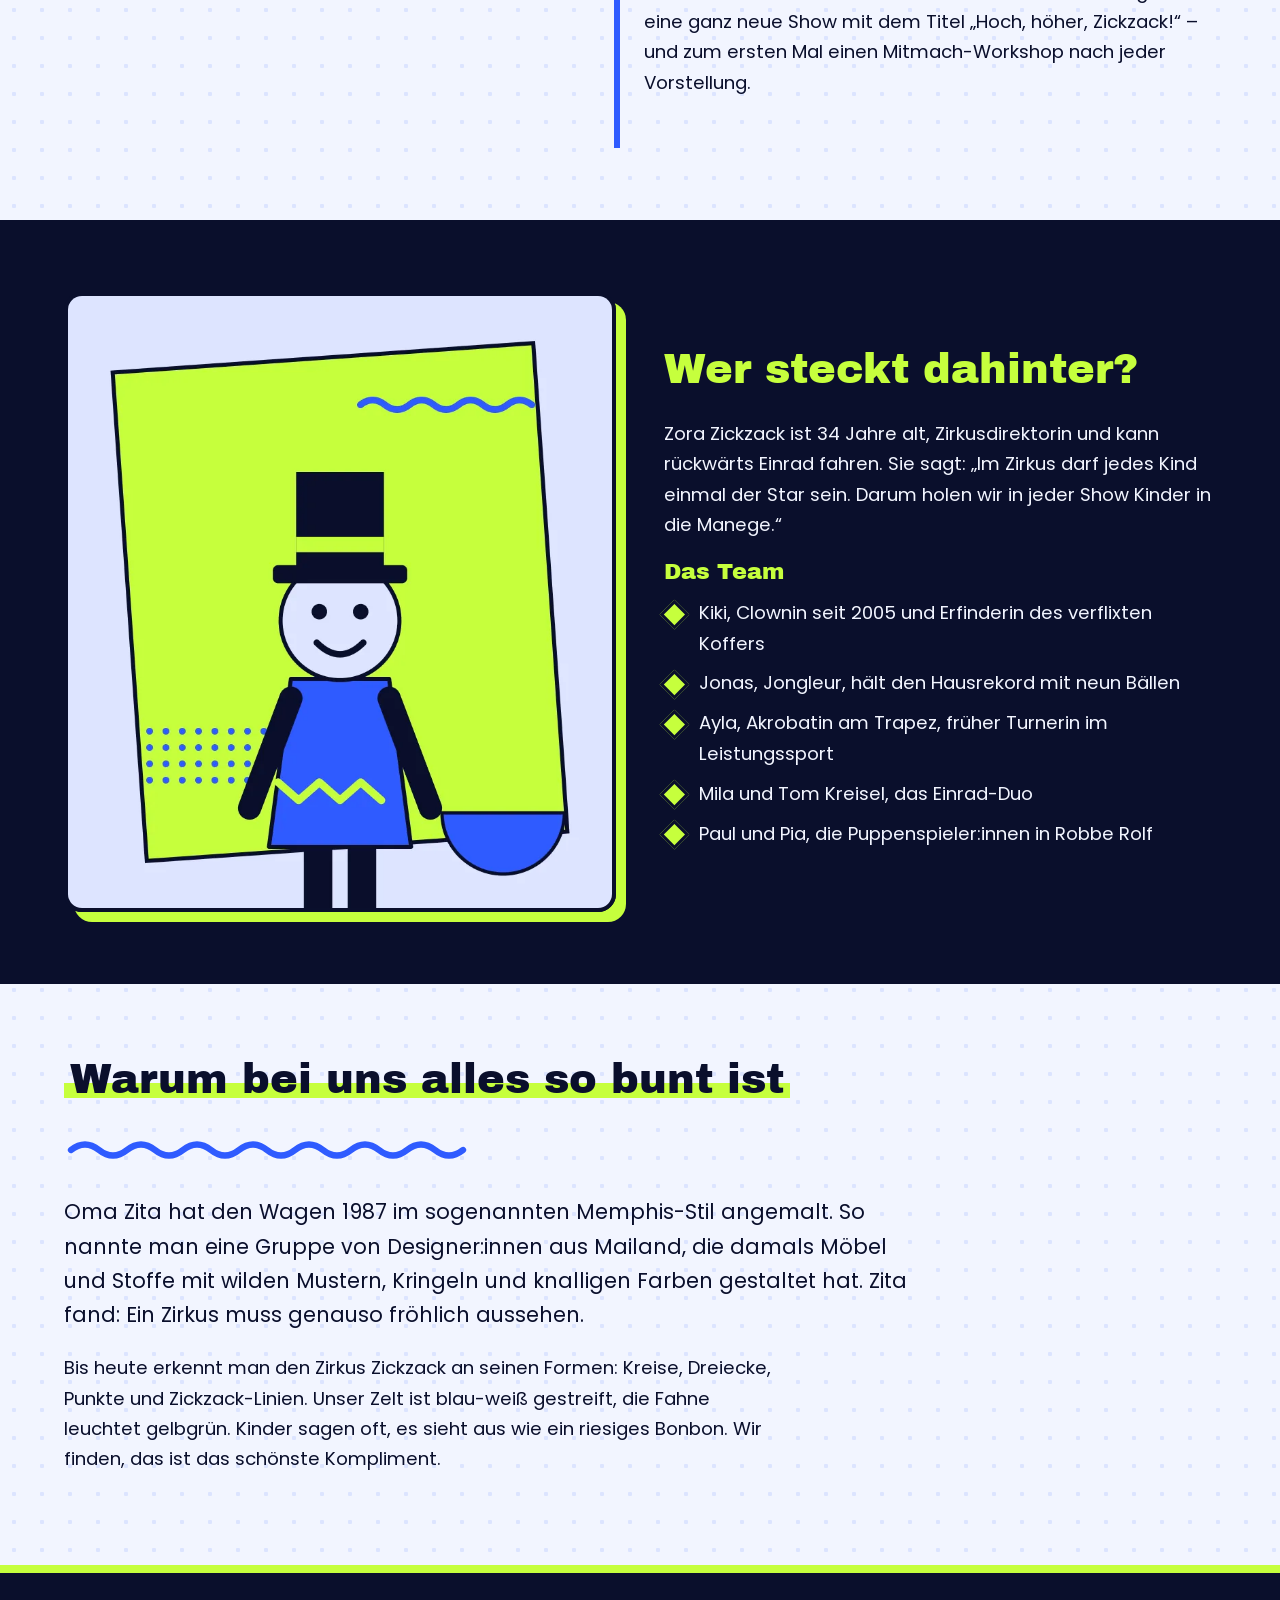
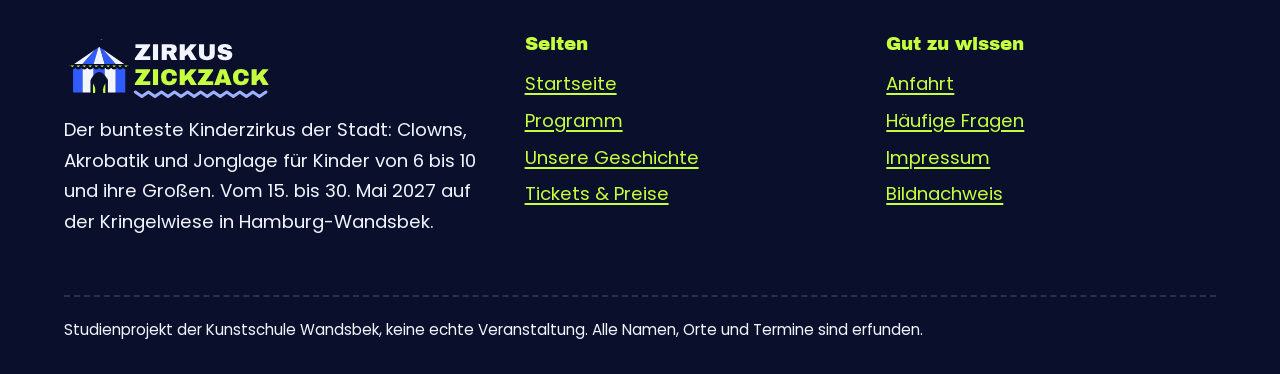
<file: story.html>
<!DOCTYPE html>
<html lang="de">
<head>
  <meta charset="utf-8">
  <meta name="viewport" content="width=device-width, initial-scale=1">
  <title>Unsere Geschichte – Zirkus Zickzack seit 1987</title>
  <meta name="description" content="Vom bunt bemalten Wagen 1987 bis zur Robbe Rolf: Lernt Zirkusdirektorin Zora Zickzack und das Team hinter dem Kinderzirkus kennen.">
  <link rel="icon" href="favicon.svg" type="image/svg+xml">
  <link rel="icon" href="favicon-32.png" type="image/png" sizes="32x32">
  <link rel="apple-touch-icon" href="apple-touch-icon.png">
  <link rel="stylesheet" href="css/style.css">
</head>
<body>
  <a class="skip-link" href="#inhalt">Zum Inhalt springen</a>

  <header class="kopf">
    <div class="kopf-innen">
      <a class="logo" href="index.html"><img src="img/logo.svg" alt="Zirkus Zickzack – zur Startseite" width="418" height="140"></a>
      <nav class="nav" aria-label="Hauptnavigation">
        <ul>
        <li><a href="index.html">Start</a></li>
        <li><a href="programm.html">Programm</a></li>
        <li><a href="story.html" aria-current="page">Geschichte</a></li>
        <li><a href="tickets.html">Tickets</a></li>
        <li><a href="infos.html">Infos</a></li>
        </ul>
      </nav>
    </div>
  </header>

  <main id="inhalt">

    <section class="seitenkopf" aria-labelledby="titel">
      <div class="bereich-innen">
        <h1 id="titel"><span class="markiert">Unsere Geschichte</span></h1>
        <p>Alles begann mit einem alten Wagen, ganz viel Farbe und einer Oma, die sich nicht entmutigen ließ. Hier erzählen wir, wie aus einem kleinen Familienzirkus der bunteste Zirkus der Stadt wurde.</p>
      </div>
    </section>

    <section class="bereich" aria-labelledby="anfang">
      <div class="bereich-innen story">
        <figure class="story-bild">
          <img src="img/zirkuswagen-1987.jpg" alt="Ein blauer Zirkuswagen mit gelbgrünem Dach, runden Fenstern und weißen Speichenrädern" width="1100" height="700" class="bild-rahmen" loading="lazy" decoding="async">
          <figcaption>Der erste Wagen von Oma Zita, bemalt im Sommer 1987. Er steht heute noch neben dem Zelt.</figcaption>
        </figure>
        <div>
          <h2 id="anfang">Wie alles begann</h2>
          <div class="zeitpunkt">
            <p class="jahr">1987</p>
            <h3>Ein Wagen voller Punkte</h3>
            <p>Zita Zickzack war Seiltänzerin in einem großen Zirkus. Als der Zirkus schloss, kaufte sie einen alten Bauwagen und malte ihn an: blau, mit gelbgrünen Punkten, Dreiecken und Zickzack-Linien. Das war damals, in den Achtzigern, die modernste Art, Dinge zu gestalten. Mit dem Wagen zog sie von Schulhof zu Schulhof und zeigte Kindern, wie man auf einem Seil balanciert.</p>
          </div>
          <div class="zeitpunkt">
            <p class="jahr">1995</p>
            <h3>Das erste eigene Zelt</h3>
            <p>Nach acht Jahren hatte Zita genug Geld gespart für ein kleines Zelt mit 150 Plätzen. Ihre Freund:innen aus der Artistenschule kamen dazu: ein Jongleur, eine Clownin und ein Musiker mit Akkordeon. Der Zirkus Zickzack war geboren.</p>
          </div>
          <div class="zeitpunkt">
            <p class="jahr">2019</p>
            <h3>Zora übernimmt – und Rolf zieht ein</h3>
            <p>Zitas Enkelin Zora ist im Zirkuswagen aufgewachsen. Als sie den Zirkus übernahm, traf sie eine wichtige Entscheidung: keine echten Tiere mehr. Stattdessen baute sie mit einer Puppenbauerin aus Hamburg die Robbe Rolf – vier Meter lang, aus Schaumstoff und blauem Stoff.</p>
          </div>
          <div class="zeitpunkt">
            <p class="jahr">2027</p>
            <h3>Die große Kringel-Tour</h3>
            <p>Dieses Jahr feiert der Zirkus 40 Jahre Zickzack. Darum gibt es eine ganz neue Show mit dem Titel „Hoch, höher, Zickzack!“ – und zum ersten Mal einen Mitmach-Workshop nach jeder Vorstellung.</p>
          </div>
        </div>
      </div>
    </section>

    <section class="bereich bereich--dunkel" aria-labelledby="wer">
      <div class="bereich-innen zwei-spalten">
        <img src="img/zora-zickzack.webp" alt="Porträt von Zirkusdirektorin Zora Zickzack mit schwarzem Zylinder und blauem Kostüm vor einer gelbgrünen Fläche" width="800" height="900" class="bild-rahmen" loading="lazy" decoding="async">
        <div>
          <h2 id="wer">Wer steckt dahinter?</h2>
          <p>Zora Zickzack ist 34 Jahre alt, Zirkusdirektorin und kann rückwärts Einrad fahren. Sie sagt: „Im Zirkus darf jedes Kind einmal der Star sein. Darum holen wir in jeder Show Kinder in die Manege.“</p>
          <h3>Das Team</h3>
          <ul class="haken-liste">
            <li>Kiki, Clownin seit 2005 und Erfinderin des verflixten Koffers</li>
            <li>Jonas, Jongleur, hält den Hausrekord mit neun Bällen</li>
            <li>Ayla, Akrobatin am Trapez, früher Turnerin im Leistungssport</li>
            <li>Mila und Tom Kreisel, das Einrad-Duo</li>
            <li>Paul und Pia, die Puppenspieler:innen in Robbe Rolf</li>
          </ul>
        </div>
      </div>
    </section>

    <section class="bereich" aria-labelledby="bunt">
      <div class="bereich-innen">
        <h2 id="bunt"><span class="markiert">Warum bei uns alles so bunt ist</span></h2>
        <img src="img/deko-kringel.svg" alt="" width="600" height="60" class="kringel" loading="lazy" decoding="async">
        <p class="einleitung">Oma Zita hat den Wagen 1987 im sogenannten Memphis-Stil angemalt. So nannte man eine Gruppe von Designer:innen aus Mailand, die damals Möbel und Stoffe mit wilden Mustern, Kringeln und knalligen Farben gestaltet hat. Zita fand: Ein Zirkus muss genauso fröhlich aussehen.</p>
        <p>Bis heute erkennt man den Zirkus Zickzack an seinen Formen: Kreise, Dreiecke, Punkte und Zickzack-Linien. Unser Zelt ist blau-weiß gestreift, die Fahne leuchtet gelbgrün. Kinder sagen oft, es sieht aus wie ein riesiges Bonbon. Wir finden, das ist das schönste Kompliment.</p>
      </div>
    </section>

  </main>

  <footer class="fuss">
    <div class="fuss-innen">
      <div>
        <img src="img/logo-hell.svg" alt="Zirkus Zickzack" width="418" height="140" loading="lazy" decoding="async">
        <p>Der bunteste Kinderzirkus der Stadt: Clowns, Akrobatik und Jonglage für Kinder von 6 bis 10 und ihre Großen. Vom 15. bis 30. Mai 2027 auf der Kringelwiese in Hamburg-Wandsbek.</p>
      </div>
      <div>
        <p class="fuss-titel">Seiten</p>
        <ul>
          <li><a href="index.html">Startseite</a></li>
          <li><a href="programm.html">Programm</a></li>
          <li><a href="story.html">Unsere Geschichte</a></li>
          <li><a href="tickets.html">Tickets &amp; Preise</a></li>
        </ul>
      </div>
      <div>
        <p class="fuss-titel">Gut zu wissen</p>
        <ul>
          <li><a href="infos.html#anfahrt">Anfahrt</a></li>
          <li><a href="infos.html#faq">Häufige Fragen</a></li>
          <li><a href="infos.html#impressum">Impressum</a></li>
          <li><a href="infos.html#bildnachweis">Bildnachweis</a></li>
        </ul>
      </div>
    </div>
    <p class="fuss-klein">Studienprojekt der Kunstschule Wandsbek, keine echte Veranstaltung. Alle Namen, Orte und Termine sind erfunden.</p>
  </footer>
</body>
</html>
</file>
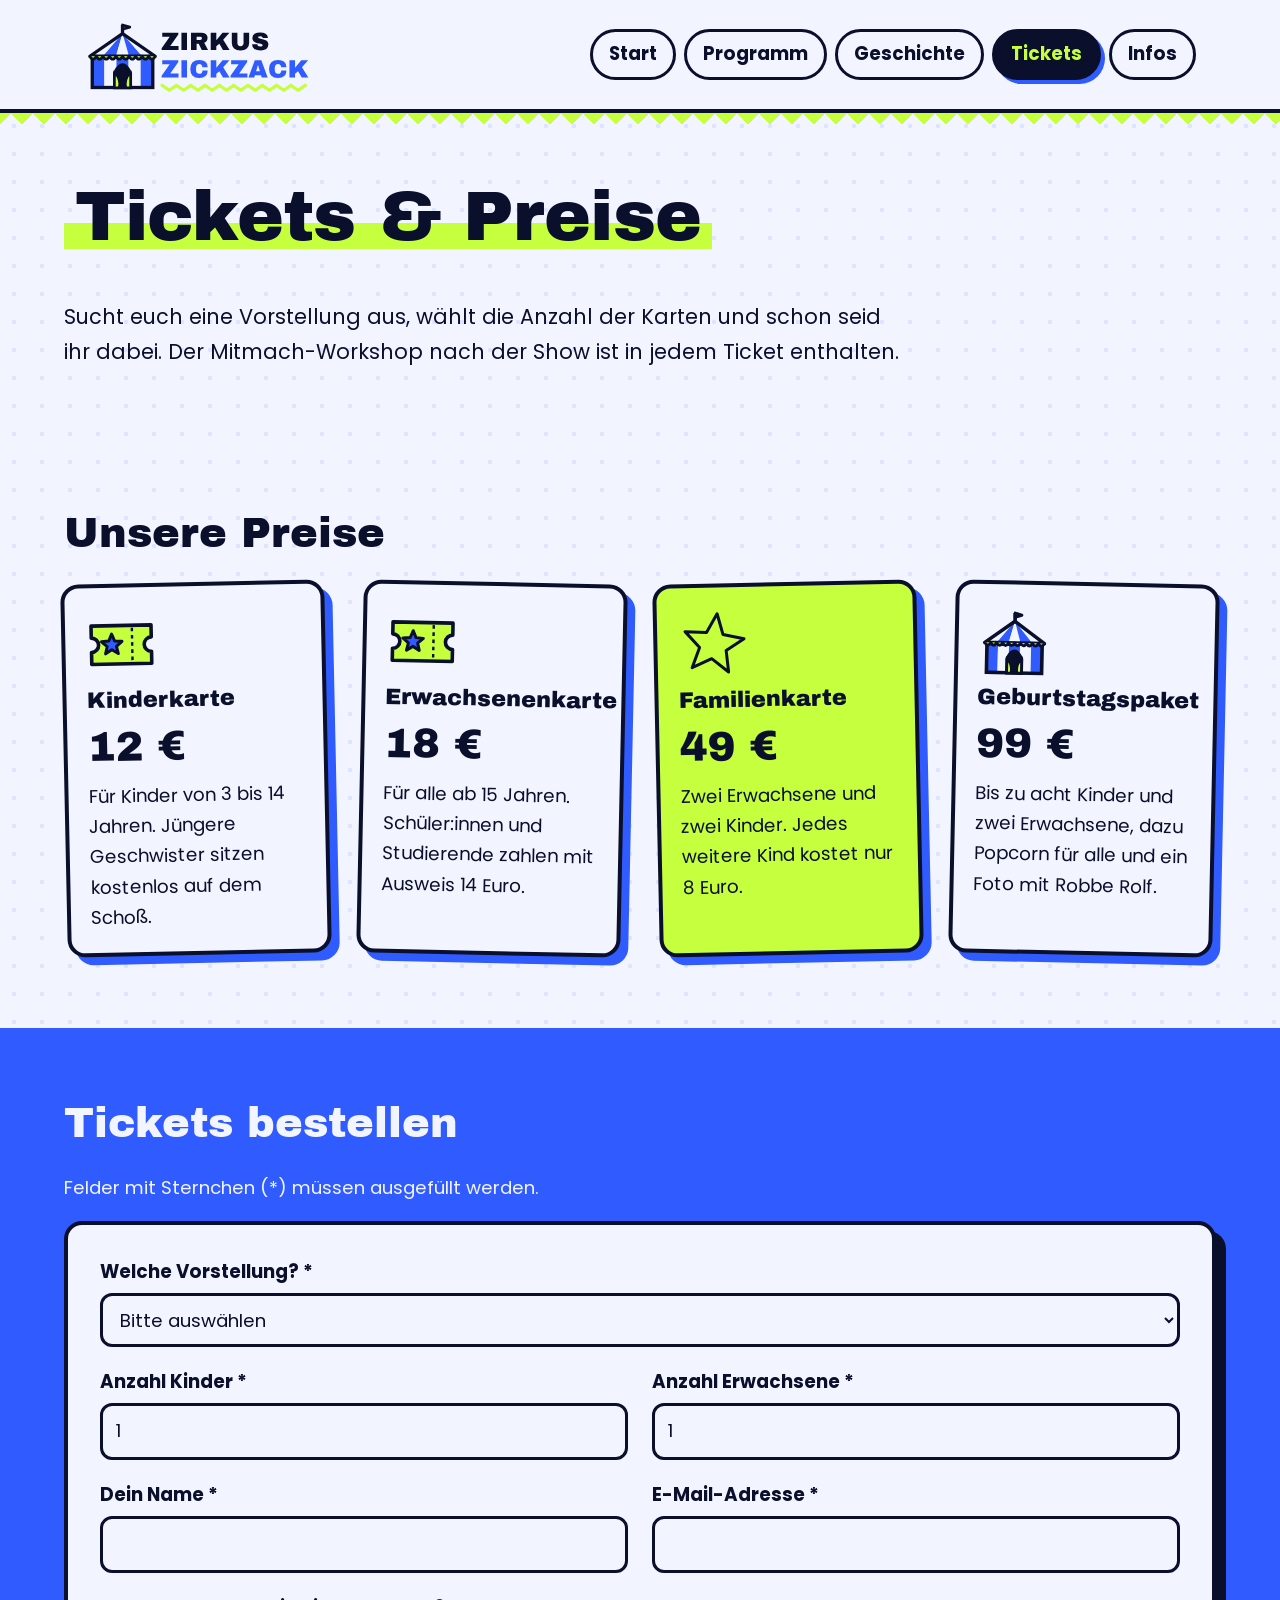
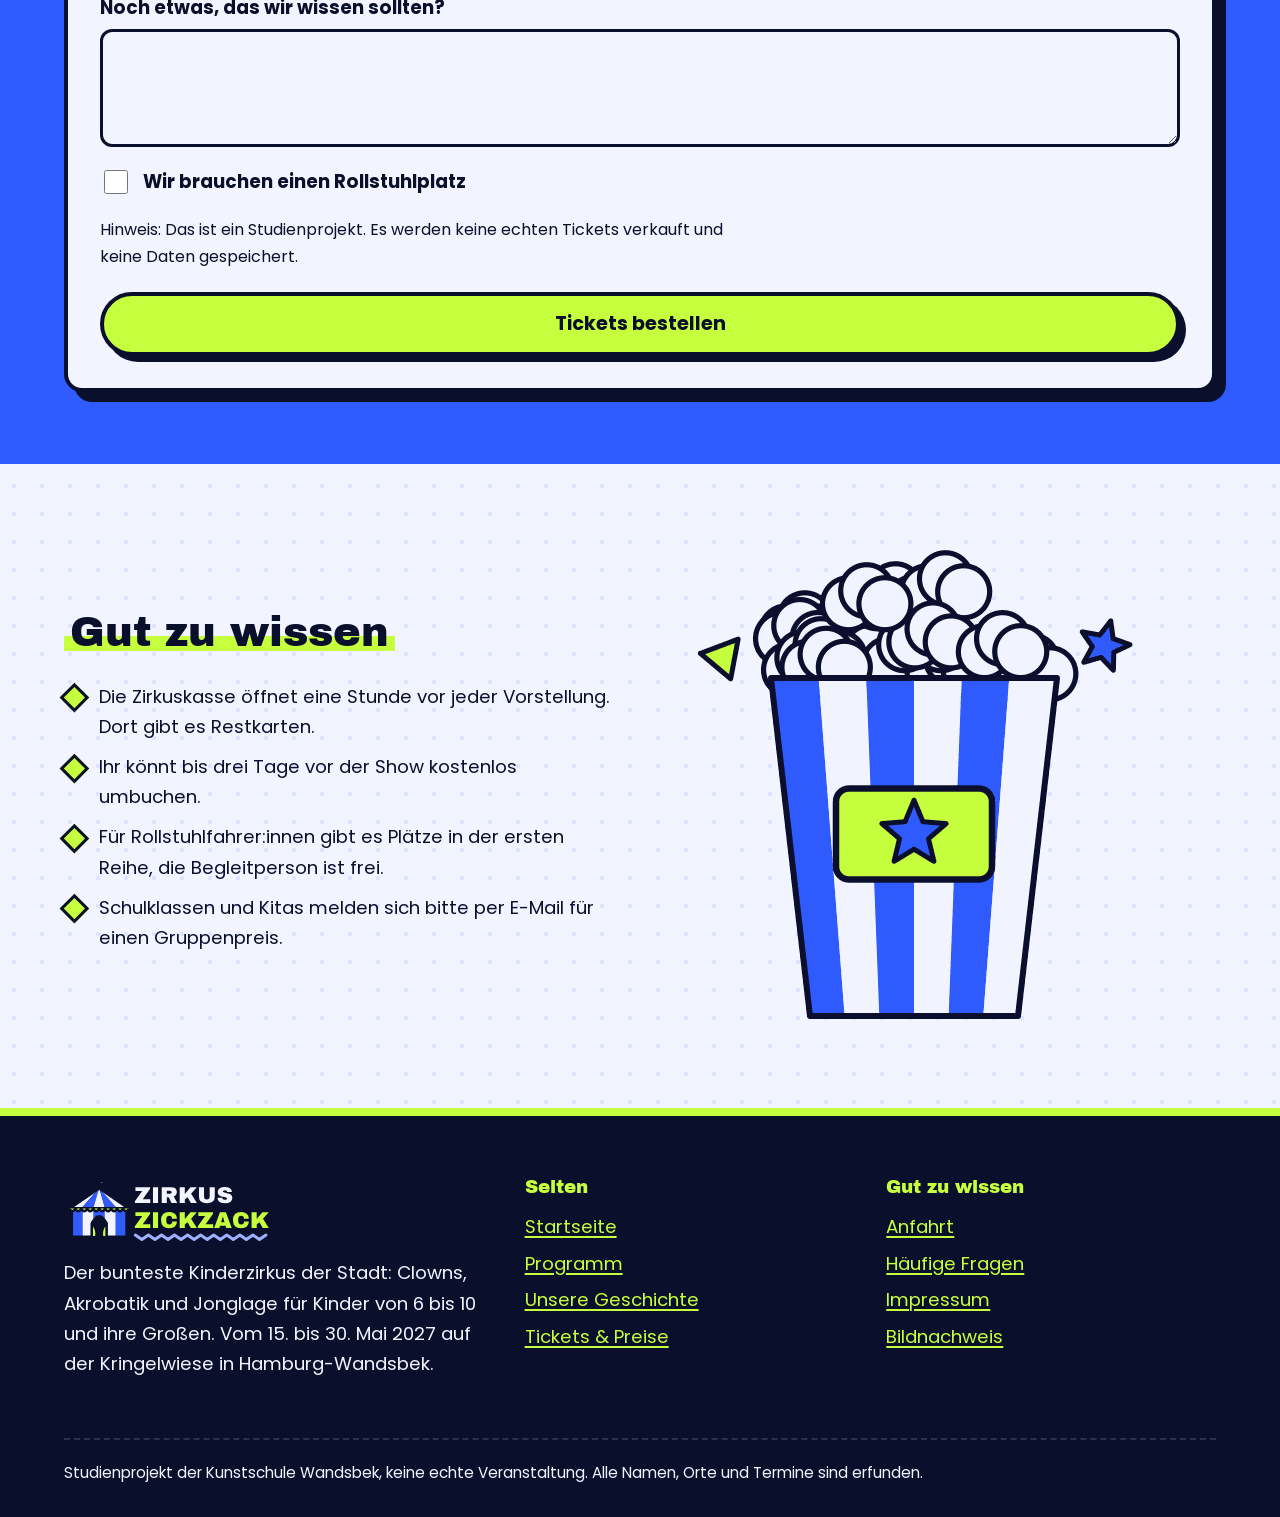
<file: tickets.html>
<!DOCTYPE html>
<html lang="de">
<head>
  <meta charset="utf-8">
  <meta name="viewport" content="width=device-width, initial-scale=1">
  <title>Tickets & Preise – Zirkus Zickzack für Familien</title>
  <meta name="description" content="Tickets für den Zirkus Zickzack: Kinder 12 €, Erwachsene 18 €, Familienkarte 49 €. Jetzt Plätze für Mai 2027 in Hamburg-Wandsbek sichern.">
  <link rel="icon" href="favicon.svg" type="image/svg+xml">
  <link rel="icon" href="favicon-32.png" type="image/png" sizes="32x32">
  <link rel="apple-touch-icon" href="apple-touch-icon.png">
  <link rel="stylesheet" href="css/style.css">
</head>
<body>
  <a class="skip-link" href="#inhalt">Zum Inhalt springen</a>

  <header class="kopf">
    <div class="kopf-innen">
      <a class="logo" href="index.html"><img src="img/logo.svg" alt="Zirkus Zickzack – zur Startseite" width="418" height="140"></a>
      <nav class="nav" aria-label="Hauptnavigation">
        <ul>
        <li><a href="index.html">Start</a></li>
        <li><a href="programm.html">Programm</a></li>
        <li><a href="story.html">Geschichte</a></li>
        <li><a href="tickets.html" aria-current="page">Tickets</a></li>
        <li><a href="infos.html">Infos</a></li>
        </ul>
      </nav>
    </div>
  </header>

  <main id="inhalt">

    <section class="seitenkopf" aria-labelledby="titel">
      <div class="bereich-innen">
        <h1 id="titel"><span class="markiert">Tickets &amp; Preise</span></h1>
        <p>Sucht euch eine Vorstellung aus, wählt die Anzahl der Karten und schon seid ihr dabei. Der Mitmach-Workshop nach der Show ist in jedem Ticket enthalten.</p>
      </div>
    </section>

    <section class="bereich" aria-labelledby="preise">
      <div class="bereich-innen">
        <div class="danke" id="danke" tabindex="-1">
          <h2>Danke! Eure Bestellung ist angekommen.</h2>
          <p>Wir freuen uns auf euch im Zelt. Weil das hier ein Studienprojekt ist, werden aber keine echten Tickets verschickt.</p>
        </div>
        <h2 id="preise">Unsere Preise</h2>
        <div class="raster">
          <article class="karte">
            <img src="img/icon-ticket.svg" alt="" width="120" height="120" class="karte-icon" loading="lazy" decoding="async">
            <h3>Kinderkarte</h3>
            <p class="preis">12&nbsp;€</p>
            <p>Für Kinder von 3 bis 14 Jahren. Jüngere Geschwister sitzen kostenlos auf dem Schoß.</p>
          </article>
          <article class="karte">
            <img src="img/icon-ticket.svg" alt="" width="120" height="120" class="karte-icon" loading="lazy" decoding="async">
            <h3>Erwachsenenkarte</h3>
            <p class="preis">18&nbsp;€</p>
            <p>Für alle ab 15 Jahren. Schüler:innen und Studierende zahlen mit Ausweis 14 Euro.</p>
          </article>
          <article class="karte karte--hervor">
            <img src="img/icon-stern.svg" alt="" width="120" height="120" class="karte-icon" loading="lazy" decoding="async">
            <h3>Familienkarte</h3>
            <p class="preis">49&nbsp;€</p>
            <p>Zwei Erwachsene und zwei Kinder. Jedes weitere Kind kostet nur 8 Euro.</p>
          </article>
          <article class="karte">
            <img src="img/icon-zelt.svg" alt="" width="120" height="120" class="karte-icon" loading="lazy" decoding="async">
            <h3>Geburtstagspaket</h3>
            <p class="preis">99&nbsp;€</p>
            <p>Bis zu acht Kinder und zwei Erwachsene, dazu Popcorn für alle und ein Foto mit Robbe Rolf.</p>
          </article>
        </div>
      </div>
    </section>

    <section class="bereich bereich--blau" aria-labelledby="bestellen">
      <div class="bereich-innen">
        <h2 id="bestellen">Tickets bestellen</h2>
        <p>Felder mit Sternchen (<span aria-hidden="true">*</span>) müssen ausgefüllt werden.</p>
        <form class="formular" action="tickets.html#danke" method="get">
          <div class="feld feld--breit">
            <label for="vorstellung">Welche Vorstellung? *</label>
            <select id="vorstellung" name="vorstellung" required>
              <option value="">Bitte auswählen</option>
              <option value="2027-05-15T15:00">Sa 15. Mai, 15 Uhr (Premiere)</option>
              <option value="2027-05-16T11:00">So 16. Mai, 11 Uhr</option>
              <option value="2027-05-16T15:00">So 16. Mai, 15 Uhr</option>
              <option value="2027-05-19T16:00">Mi 19. Mai, 16 Uhr</option>
              <option value="2027-05-21T16:00">Fr 21. Mai, 16 Uhr</option>
              <option value="2027-05-22T11:00">Sa 22. Mai, 11 Uhr</option>
              <option value="2027-05-22T15:00">Sa 22. Mai, 15 Uhr</option>
              <option value="2027-05-26T16:00">Mi 26. Mai, 16 Uhr</option>
              <option value="2027-05-29T11:00">Sa 29. Mai, 11 Uhr</option>
              <option value="2027-05-30T15:00">So 30. Mai, 15 Uhr (letzte Show)</option>
            </select>
          </div>
          <div class="feld">
            <label for="kinder">Anzahl Kinder *</label>
            <input id="kinder" name="kinder" type="number" min="0" max="10" value="1" required>
          </div>
          <div class="feld">
            <label for="erwachsene">Anzahl Erwachsene *</label>
            <input id="erwachsene" name="erwachsene" type="number" min="1" max="10" value="1" required>
          </div>
          <div class="feld">
            <label for="name">Dein Name *</label>
            <input id="name" name="name" type="text" autocomplete="name" required>
          </div>
          <div class="feld">
            <label for="email">E-Mail-Adresse *</label>
            <input id="email" name="email" type="email" autocomplete="email" required>
          </div>
          <div class="feld feld--breit">
            <label for="nachricht">Noch etwas, das wir wissen sollten?</label>
            <textarea id="nachricht" name="nachricht" rows="3"></textarea>
          </div>
          <div class="feld feld--breit feld--check">
            <input id="rollstuhl" name="rollstuhl" type="checkbox" value="ja">
            <label for="rollstuhl">Wir brauchen einen Rollstuhlplatz</label>
          </div>
          <div class="feld feld--breit">
            <p class="hinweis">Hinweis: Das ist ein Studienprojekt. Es werden keine echten Tickets verkauft und keine Daten gespeichert.</p>
            <button class="knopf" type="submit">Tickets bestellen</button>
          </div>
        </form>
      </div>
    </section>

    <section class="bereich" aria-labelledby="gut">
      <div class="bereich-innen zwei-spalten">
        <div>
          <h2 id="gut"><span class="markiert">Gut zu wissen</span></h2>
          <ul class="haken-liste">
            <li>Die Zirkuskasse öffnet eine Stunde vor jeder Vorstellung. Dort gibt es Restkarten.</li>
            <li>Ihr könnt bis drei Tage vor der Show kostenlos umbuchen.</li>
            <li>Für Rollstuhlfahrer:innen gibt es Plätze in der ersten Reihe, die Begleitperson ist frei.</li>
            <li>Schulklassen und Kitas melden sich bitte per E-Mail für einen Gruppenpreis.</li>
          </ul>
        </div>
        <img src="img/popcorn.png" alt="Ein gestreifter Popcorn-Becher voller Popcorn" width="500" height="500" loading="lazy" decoding="async">
      </div>
    </section>

  </main>

  <footer class="fuss">
    <div class="fuss-innen">
      <div>
        <img src="img/logo-hell.svg" alt="Zirkus Zickzack" width="418" height="140" loading="lazy" decoding="async">
        <p>Der bunteste Kinderzirkus der Stadt: Clowns, Akrobatik und Jonglage für Kinder von 6 bis 10 und ihre Großen. Vom 15. bis 30. Mai 2027 auf der Kringelwiese in Hamburg-Wandsbek.</p>
      </div>
      <div>
        <p class="fuss-titel">Seiten</p>
        <ul>
          <li><a href="index.html">Startseite</a></li>
          <li><a href="programm.html">Programm</a></li>
          <li><a href="story.html">Unsere Geschichte</a></li>
          <li><a href="tickets.html">Tickets &amp; Preise</a></li>
        </ul>
      </div>
      <div>
        <p class="fuss-titel">Gut zu wissen</p>
        <ul>
          <li><a href="infos.html#anfahrt">Anfahrt</a></li>
          <li><a href="infos.html#faq">Häufige Fragen</a></li>
          <li><a href="infos.html#impressum">Impressum</a></li>
          <li><a href="infos.html#bildnachweis">Bildnachweis</a></li>
        </ul>
      </div>
    </div>
    <p class="fuss-klein">Studienprojekt der Kunstschule Wandsbek, keine echte Veranstaltung. Alle Namen, Orte und Termine sind erfunden.</p>
  </footer>
</body>
</html>
</file>
<file: css/style.css>
/* =========================================================
   Zirkus Zickzack – gemeinsames Stylesheet
   Stil: Memphis · Palette: Blau-Neon
   ========================================================= */

/* ---------- Schriften (liegen im eigenen Ordner, T1/T2) ---------- */
@font-face {
  font-family: "Archivo Black";
  src: url("../fonts/archivo-black.woff2") format("woff2");
  font-weight: 400;
  font-style: normal;
  font-display: swap;
}
@font-face {
  font-family: "Poppins";
  src: url("../fonts/poppins-regular.woff2") format("woff2");
  font-weight: 400;
  font-style: normal;
  font-display: swap;
}
@font-face {
  font-family: "Poppins";
  src: url("../fonts/poppins-bold.woff2") format("woff2");
  font-weight: 700;
  font-style: normal;
  font-display: swap;
}

/* ---------- Farben aus dem Los (T4) + abgeleitete Töne ---------- */
:root {
  --dunkel: #0A0F2C;
  --hell: #F2F5FF;
  --akzent-1: #2F5BFF;
  --akzent-2: #C6FF3D;

  /* nur hellere / dunklere Töne der vier Losfarben */
  --akzent-1-hell: #DCE4FF;
  --akzent-1-mittel: #9DB2FF;
  --akzent-1-dunkel: #1C3BC9;
  --akzent-2-hell: #EDFFC2;
  --dunkel-weich: #2A3050;

  --schatten: 6px 6px 0 var(--dunkel);
  --rand: 4px solid var(--dunkel);
  --radius: 18px;
  --breite: 72rem;
}

/* ---------- Grundlagen ---------- */
*,
*::before,
*::after {
  box-sizing: border-box;
}

html {
  scroll-behavior: smooth;
}

body {
  margin: 0;
  font-family: "Poppins", system-ui, sans-serif;
  font-size: 1.15rem;
  line-height: 1.65;
  color: var(--dunkel);
  background-color: var(--hell);
  /* Memphis-Punkteraster */
  background-image: radial-gradient(var(--akzent-1-hell) 2px, transparent 2.5px);
  background-size: 28px 28px;
  overflow-x: clip;
}

img {
  max-width: 100%;
  height: auto;
  display: block;
}

h1,
h2,
h3 {
  font-family: "Archivo Black", "Arial Black", sans-serif;
  font-weight: 400;
  line-height: 1.15;
  margin: 0 0 0.6em;
}

h1 {
  font-size: clamp(2.4rem, 6vw, 4.4rem);
  letter-spacing: -0.01em;
}

h2 {
  font-size: clamp(1.8rem, 4vw, 2.6rem);
}

h3 {
  font-size: 1.4rem;
}

/* Memphis-Markierung unter Überschriften */
.markiert {
  background: linear-gradient(transparent 58%, var(--akzent-2) 58%, var(--akzent-2) 92%, transparent 92%);
  padding: 0 0.15em;
}

p {
  margin: 0 0 1em;
  max-width: 65ch;
}

a {
  color: var(--akzent-1-dunkel);
  text-decoration-thickness: 2px;
  text-underline-offset: 3px;
}

a:hover {
  text-decoration-style: wavy;
}

strong {
  font-weight: 700;
}

/* ---------- Tastaturfokus (T7) ---------- */
:focus-visible {
  outline: 4px solid var(--dunkel);
  outline-offset: 3px;
  box-shadow: 0 0 0 9px var(--akzent-2);
  border-radius: 6px;
}

/* ---------- "Zum Inhalt springen" (S6) ---------- */
.skip-link {
  position: absolute;
  left: 1rem;
  top: -10rem;
  z-index: 100;
  padding: 0.8rem 1.2rem;
  background: var(--akzent-2);
  color: var(--dunkel);
  font-weight: 700;
  border: var(--rand);
  border-radius: 12px;
  text-decoration: none;
}

.skip-link:focus {
  top: 1rem;
}

/* ---------- Header + Navigation (S3, S4) ---------- */
.kopf {
  background: var(--hell);
  border-bottom: var(--rand);
  position: relative;
}

/* Zickzack-Kante unter dem Header */
.kopf::after {
  content: "";
  position: absolute;
  left: 0;
  right: 0;
  bottom: -18px;
  height: 14px;
  background:
    linear-gradient(135deg, var(--akzent-2) 33%, transparent 33%) 0 0 / 22px 14px,
    linear-gradient(225deg, var(--akzent-2) 33%, transparent 33%) 0 0 / 22px 14px;
  pointer-events: none;
}

.kopf-innen {
  max-width: var(--breite);
  margin: 0 auto;
  padding: 1rem 1.25rem;
  display: flex;
  flex-wrap: wrap;
  align-items: center;
  justify-content: space-between;
  gap: 1rem;
}

.logo img {
  width: 230px;
}

.nav ul {
  list-style: none;
  margin: 0;
  padding: 0;
  display: flex;
  flex-wrap: wrap;
  gap: 0.5rem;
}

.nav a {
  display: inline-block;
  padding: 0.45rem 1rem;
  border: 3px solid var(--dunkel);
  border-radius: 999px;
  background: var(--hell);
  color: var(--dunkel);
  font-weight: 700;
  text-decoration: none;
  transition: transform 0.2s, background-color 0.2s;
}

.nav a:hover {
  background: var(--akzent-2);
  transform: rotate(-3deg);
}

.nav a[aria-current="page"] {
  background: var(--dunkel);
  color: var(--akzent-2);
  box-shadow: 4px 4px 0 var(--akzent-1);
}

/* ---------- Layout ---------- */
main {
  display: block;
}

.bereich {
  padding: 4.5rem 1.25rem;
}

.bereich-innen {
  max-width: var(--breite);
  margin: 0 auto;
}

.bereich--dunkel {
  background: var(--dunkel);
  color: var(--hell);
}

.bereich--dunkel h2,
.bereich--dunkel h3 {
  color: var(--akzent-2);
}

.bereich--dunkel a {
  color: var(--akzent-2);
}

.bereich--blau {
  background: var(--akzent-1);
  color: var(--hell);
}

.bereich--blau a {
  color: var(--hell);
}

.bereich--limette {
  background: var(--akzent-2);
}

.bereich--limette .markiert {
  background: linear-gradient(transparent 58%, var(--hell) 58%, var(--hell) 92%, transparent 92%);
}

.zwei-spalten {
  display: grid;
  grid-template-columns: 1fr 1fr;
  gap: 3rem;
  align-items: center;
}

.raster {
  display: grid;
  grid-template-columns: repeat(auto-fit, minmax(min(100%, 15rem), 1fr));
  gap: 2rem;
}

.raster--zwei {
  grid-template-columns: repeat(auto-fit, minmax(min(100%, 22rem), 1fr));
  gap: 2.5rem;
}

.seitenkopf {
  padding: 4rem 1.25rem 3rem;
  position: relative;
}

.seitenkopf p {
  font-size: 1.3rem;
}

.einleitung {
  font-size: 1.3rem;
}

/* ---------- Hero ---------- */
.hero {
  position: relative;
  padding: 3.5rem 1.25rem 4.5rem;
  overflow: hidden;
}

.hero .zwei-spalten {
  grid-template-columns: 1.05fr 1fr;
}

.hero-sticker {
  display: inline-block;
  background: var(--akzent-1);
  color: var(--hell);
  font-weight: 700;
  padding: 0.3rem 0.9rem;
  border: var(--rand);
  border-radius: 999px;
  transform: rotate(-4deg);
  margin-bottom: 1rem;
}

.hero-text .unterzeile {
  font-size: 1.35rem;
}

.hero-bild {
  border: var(--rand);
  border-radius: var(--radius);
  box-shadow: 12px 12px 0 var(--akzent-1);
  background: var(--akzent-1-hell);
  transform: rotate(2deg);
}

/* Schwebende Memphis-Formen (Eye Candy) */
.formen span {
  position: absolute;
  display: block;
  border: 4px solid var(--dunkel);
  animation: schweben 6s ease-in-out infinite;
  pointer-events: none;
}

.form-kreis {
  width: 54px;
  height: 54px;
  border-radius: 50%;
  background: var(--akzent-2);
  top: 12%;
  left: 46%;
}

.form-dreieck {
  width: 0;
  height: 0;
  border: none !important;
  border-left: 30px solid transparent;
  border-right: 30px solid transparent;
  border-bottom: 52px solid var(--akzent-1);
  bottom: 10%;
  left: 4%;
  animation-delay: -2s !important;
}

.form-quadrat {
  width: 40px;
  height: 40px;
  background: var(--akzent-1-mittel);
  top: 6%;
  right: 6%;
  animation-delay: -4s !important;
}

.form-ring {
  width: 70px;
  height: 70px;
  border-radius: 50%;
  border-width: 10px !important;
  border-color: var(--akzent-1) !important;
  bottom: 6%;
  right: 42%;
  animation-delay: -1s !important;
}

@keyframes schweben {
  0%,
  100% {
    transform: translateY(0) rotate(0deg);
  }
  50% {
    transform: translateY(-18px) rotate(20deg);
  }
}

/* ---------- Faktenleiste: Wann / Wo / Für wen ---------- */
.fakten {
  list-style: none;
  padding: 0;
  margin: 1.5rem 0 2rem;
  display: grid;
  gap: 0.75rem;
}

.fakten li {
  display: flex;
  align-items: center;
  gap: 0.9rem;
  background: var(--hell);
  border: 3px solid var(--dunkel);
  border-radius: 14px;
  padding: 0.6rem 1rem;
}

.fakten img {
  width: 44px;
  height: 44px;
  flex: none;
}

/* ---------- Knöpfe ---------- */
.knopf {
  display: inline-block;
  padding: 0.85rem 1.6rem;
  background: var(--akzent-2);
  color: var(--dunkel);
  font-weight: 700;
  font-size: 1.2rem;
  border: var(--rand);
  border-radius: 999px;
  box-shadow: var(--schatten);
  text-decoration: none;
  transition: transform 0.15s, box-shadow 0.15s;
  cursor: pointer;
  font-family: inherit;
}

.knopf:hover {
  transform: translate(-2px, -2px) rotate(-1deg);
  box-shadow: 9px 9px 0 var(--dunkel);
  text-decoration: none;
}

.knopf--hell {
  background: var(--hell);
}

.knopf-reihe {
  display: flex;
  flex-wrap: wrap;
  gap: 1rem;
  margin-top: 1.5rem;
}

/* ---------- Karten (Artist:innen, Preise) ---------- */
.karte {
  background: var(--hell);
  color: var(--dunkel);
  border: var(--rand);
  border-radius: var(--radius);
  box-shadow: 8px 8px 0 var(--akzent-1);
  padding: 1.25rem;
  transition: transform 0.25s;
}

.karte:nth-child(odd) {
  transform: rotate(-1.2deg);
}

.karte:nth-child(even) {
  transform: rotate(1.2deg);
}

.karte:hover {
  transform: rotate(0deg) translateY(-6px);
}

.karte img {
  border: 3px solid var(--dunkel);
  border-radius: 12px;
  margin-bottom: 1rem;
  background: var(--akzent-1-hell);
}

.karte h3 {
  color: var(--dunkel);
}

.karte .karte-icon {
  width: 72px;
  border: none;
  background: none;
  margin-bottom: 0.5rem;
}

.bereich--dunkel .karte h3 {
  color: var(--dunkel);
}

.karte .karte-icon {
  width: 72px;
  border: none;
  background: none;
  margin-bottom: 0.5rem;
}

.karte p:last-child {
  margin-bottom: 0;
}

/* ---------- Eltern-Box ---------- */
.eltern-box {
  background: var(--hell);
  border: var(--rand);
  border-radius: var(--radius);
  padding: 1.5rem 1.75rem;
  box-shadow: 8px 8px 0 var(--dunkel);
  position: relative;
}

.eltern-box::before {
  content: "Für Eltern";
  position: absolute;
  top: -1.1rem;
  left: 1.5rem;
  background: var(--akzent-1);
  color: var(--hell);
  font-weight: 700;
  padding: 0.15rem 0.8rem;
  border: 3px solid var(--dunkel);
  border-radius: 999px;
  transform: rotate(-3deg);
}

.haken-liste {
  list-style: none;
  padding: 0;
  margin: 0;
}

.haken-liste li {
  padding-left: 2.2rem;
  position: relative;
  margin-bottom: 0.6rem;
}

.haken-liste li::before {
  content: "";
  position: absolute;
  left: 0;
  top: 0.35rem;
  width: 1.3rem;
  height: 1.3rem;
  background: var(--akzent-2);
  border: 3px solid var(--dunkel);
  transform: rotate(45deg);
}

/* ---------- Bilder mit Unterschrift (M7) ---------- */
figure {
  margin: 0;
}

figcaption {
  font-size: 1rem;
  margin-top: 0.8rem;
  padding-left: 0.8rem;
  border-left: 6px solid var(--akzent-2);
}

.bild-rahmen {
  border: var(--rand);
  border-radius: var(--radius);
  box-shadow: 10px 10px 0 var(--akzent-2);
}

.gif-rahmen {
  border: var(--rand);
  border-radius: 50%;
  width: 240px;
  height: 240px;
  object-fit: cover;
  margin: 0 auto;
  box-shadow: 8px 8px 0 var(--akzent-2);
}

/* ---------- Countdown ---------- */
.countdown {
  display: inline-block;
  margin-top: 0.5rem;
  background: var(--dunkel);
  color: var(--akzent-2);
  font-family: "Archivo Black", sans-serif;
  font-size: 1.35rem;
  padding: 0.5rem 1.1rem;
  border-radius: 12px;
  transform: rotate(-1.5deg);
}

/* ---------- Programm-Tabelle (I6) ---------- */
.tabelle-huelle {
  overflow-x: auto;
  border: var(--rand);
  border-radius: var(--radius);
  box-shadow: 10px 10px 0 var(--akzent-1);
  background: var(--hell);
}

table {
  width: 100%;
  border-collapse: collapse;
  min-width: 34rem;
}

caption {
  text-align: left;
  font-family: "Archivo Black", sans-serif;
  font-size: 1.25rem;
  padding: 1rem 1.25rem;
  background: var(--akzent-2);
  border-bottom: var(--rand);
}

th,
td {
  text-align: left;
  vertical-align: top;
  padding: 0.9rem 1.25rem;
  border-bottom: 2px dashed var(--akzent-1-mittel);
}

thead th {
  background: var(--dunkel);
  color: var(--hell);
}

tbody th {
  font-family: "Archivo Black", sans-serif;
  font-weight: 400;
  white-space: nowrap;
}

tbody tr:nth-child(even) {
  background: var(--akzent-1-hell);
}

.pause-zeile {
  background: var(--akzent-2-hell) !important;
}

/* ---------- Beschreibungsliste ---------- */
.begriffe {
  display: grid;
  grid-template-columns: max-content 1fr;
  gap: 0.6rem 1.5rem;
  margin: 0;
}

.begriffe dt {
  font-weight: 700;
}

.begriffe dd {
  margin: 0;
}

/* ---------- Preise ---------- */
.preis {
  font-family: "Archivo Black", sans-serif;
  font-size: 2.6rem;
  line-height: 1;
  margin: 0.4rem 0 0.8rem;
}

.karte--hervor {
  background: var(--akzent-2);
}

/* ---------- Formular (I7) ---------- */
.formular {
  background: var(--hell);
  color: var(--dunkel);
  border: var(--rand);
  border-radius: var(--radius);
  box-shadow: 10px 10px 0 var(--dunkel);
  padding: 2rem;
  display: grid;
  grid-template-columns: 1fr 1fr;
  gap: 1.25rem 1.5rem;
}

.feld {
  display: flex;
  flex-direction: column;
  gap: 0.35rem;
}

.feld--breit {
  grid-column: 1 / -1;
}

label {
  font-weight: 700;
}

input,
select,
textarea {
  font: inherit;
  color: var(--dunkel);
  background: var(--hell);
  border: 3px solid var(--dunkel);
  border-radius: 12px;
  padding: 0.65rem 0.8rem;
  width: 100%;
}

input[type="checkbox"] {
  width: 1.5rem;
  height: 1.5rem;
  accent-color: var(--akzent-1);
  flex: none;
}

.feld--check {
  flex-direction: row;
  align-items: center;
  gap: 0.75rem;
}

.hinweis {
  font-size: 1rem;
}

.pflicht {
  color: var(--akzent-1-dunkel);
}

.danke {
  display: none;
  background: var(--akzent-2);
  border: var(--rand);
  border-radius: var(--radius);
  padding: 1.5rem;
  margin-bottom: 2rem;
  box-shadow: var(--schatten);
}

.danke:target {
  display: block;
}

/* ---------- FAQ mit details ---------- */
details {
  background: var(--hell);
  color: var(--dunkel);
  border: 3px solid var(--dunkel);
  border-radius: 14px;
  margin-bottom: 1rem;
  box-shadow: 5px 5px 0 var(--akzent-1);
}

summary {
  cursor: pointer;
  font-weight: 700;
  padding: 1rem 1.25rem;
  list-style-position: inside;
}

details[open] summary {
  border-bottom: 2px dashed var(--akzent-1-mittel);
}

details p {
  padding: 1rem 1.25rem 0.25rem;
  margin: 0;
}

/* ---------- Geschichte (Sticky Storytelling) ---------- */
.story {
  display: grid;
  grid-template-columns: 1fr 1.2fr;
  gap: 3rem;
  align-items: start;
}

.story-bild {
  position: sticky;
  top: 2rem;
}

.zeitpunkt {
  border-left: 6px solid var(--akzent-1);
  padding: 0 0 2rem 1.5rem;
  position: relative;
}

.zeitpunkt::before {
  content: "";
  position: absolute;
  left: -15px;
  top: 0.3rem;
  width: 24px;
  height: 24px;
  border-radius: 50%;
  background: var(--akzent-2);
  border: 4px solid var(--dunkel);
}

.jahr {
  display: inline-block;
  font-family: "Archivo Black", sans-serif;
  background: var(--dunkel);
  color: var(--akzent-2);
  padding: 0.1rem 0.7rem;
  border-radius: 8px;
  margin-bottom: 0.5rem;
}

/* ---------- Kringel-Trenner ---------- */
.kringel {
  width: min(100%, 420px);
  margin: 0 0 1.5rem;
}

/* ---------- Bildnachweis ---------- */
.nachweis {
  padding-left: 1.2rem;
}

.nachweis li {
  margin-bottom: 0.6rem;
}

/* ---------- 404 ---------- */
.fehler-zahl {
  font-family: "Archivo Black", sans-serif;
  font-size: clamp(5rem, 18vw, 10rem);
  line-height: 1;
  color: var(--akzent-1);
  -webkit-text-stroke: 4px var(--dunkel);
  margin: 0;
}

/* ---------- Footer (S4) ---------- */
.fuss {
  background: var(--dunkel);
  color: var(--hell);
  padding: 3.5rem 1.25rem 2rem;
  border-top: 8px solid var(--akzent-2);
}

.fuss-innen {
  max-width: var(--breite);
  margin: 0 auto;
  display: grid;
  grid-template-columns: 1.3fr 1fr 1fr;
  gap: 2rem;
}

.fuss img {
  width: 210px;
  margin-bottom: 1rem;
}

.fuss a {
  color: var(--akzent-2);
}

.fuss ul {
  list-style: none;
  padding: 0;
  margin: 0;
}

.fuss li {
  margin-bottom: 0.4rem;
}

.fuss-titel {
  font-family: "Archivo Black", sans-serif;
  color: var(--akzent-2);
  font-size: 1.15rem;
  margin-bottom: 0.6rem;
}

.fuss-klein {
  max-width: var(--breite);
  margin: 2.5rem auto 0;
  padding-top: 1.25rem;
  border-top: 2px dashed var(--dunkel-weich);
  font-size: 0.95rem;
}

/* ---------- Responsiv (T6) ---------- */
@media (max-width: 860px) {
  .zwei-spalten,
  .hero .zwei-spalten,
  .story {
    grid-template-columns: 1fr;
  }

  .story-bild {
    position: static;
  }

  .fuss-innen {
    grid-template-columns: 1fr;
  }

  .hero-bild {
    transform: none;
  }
}

@media (max-width: 600px) {
  body {
    font-size: 1.08rem;
  }

  .bereich {
    padding: 3rem 1rem;
  }

  .logo img {
    width: 190px;
  }

  .nav a {
    padding: 0.35rem 0.8rem;
  }

  .formular {
    grid-template-columns: 1fr;
    padding: 1.25rem;
  }

  .begriffe {
    grid-template-columns: 1fr;
  }

  .begriffe dd {
    margin-bottom: 0.6rem;
  }

  .karte:nth-child(odd),
  .karte:nth-child(even) {
    transform: none;
  }

  .formen {
    display: none;
  }
}

/* ---------- Weniger Bewegung (T8) ---------- */
@media (prefers-reduced-motion: reduce) {
  *,
  *::before,
  *::after {
    animation: none !important;
    transition: none !important;
    scroll-behavior: auto !important;
  }

  .karte:hover,
  .knopf:hover,
  .nav a:hover {
    transform: none;
  }
}

/* ---------- Druckansicht (T9) ---------- */
@media print {
  .kopf .nav,
  .fuss,
  .skip-link,
  .formen,
  .knopf-reihe,
  .kopf::after {
    display: none !important;
  }

  body {
    background: var(--hell);
    color: var(--dunkel);
    font-size: 12pt;
  }

  .bereich--dunkel,
  .bereich--blau,
  .bereich--limette {
    background: var(--hell);
    color: var(--dunkel);
  }

  .bereich--dunkel h2,
  .bereich--dunkel h3 {
    color: var(--dunkel);
  }

  .karte,
  .hero-bild,
  .bild-rahmen,
  .tabelle-huelle,
  .formular {
    box-shadow: none;
    transform: none;
  }

  a {
    color: var(--dunkel);
  }
}
</file>
